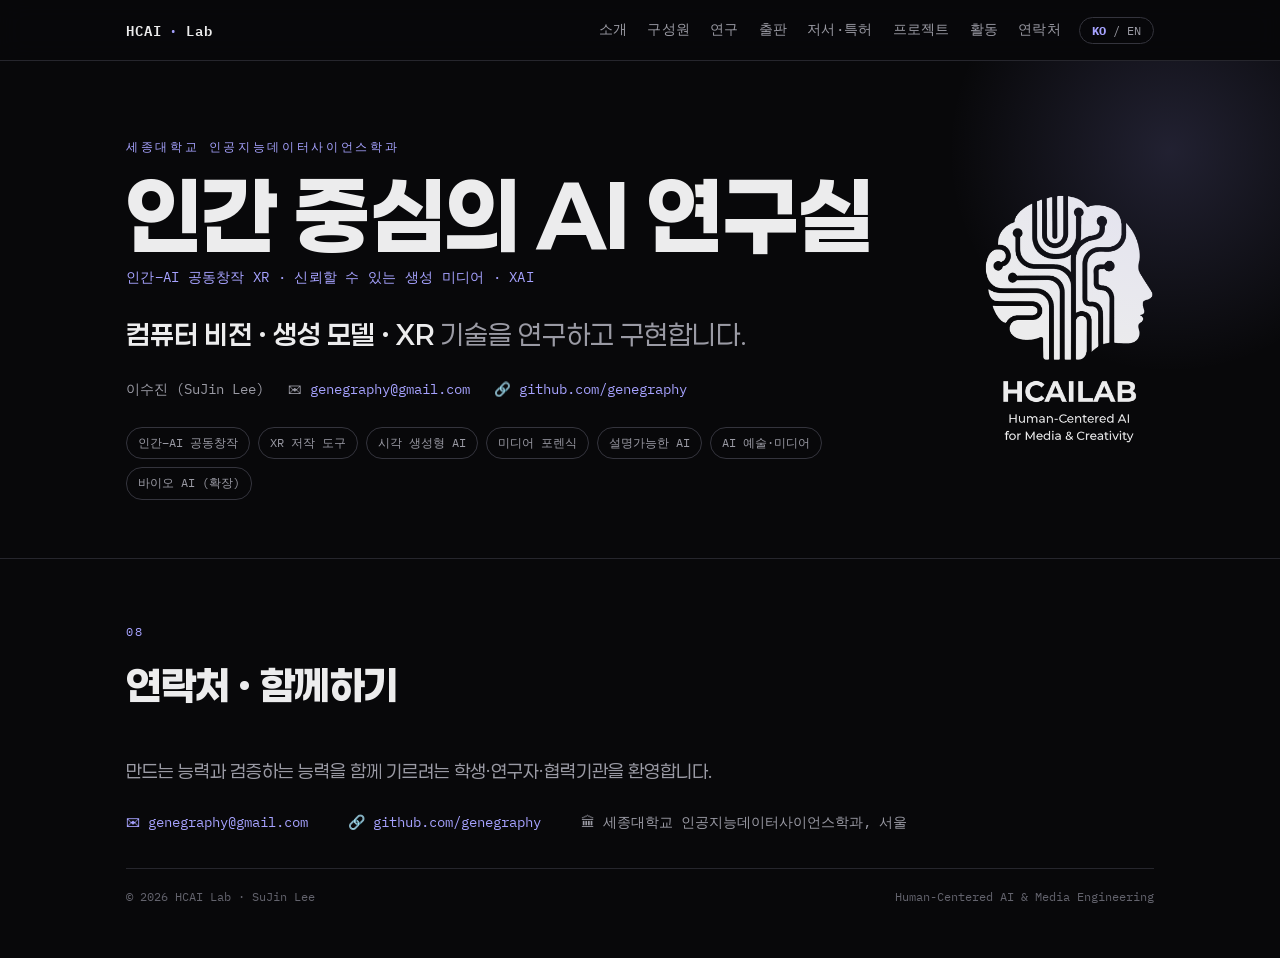
<file: index.html>
<!DOCTYPE html><html lang="ko"><head>
<meta charset="UTF-8"/><meta name="viewport" content="width=device-width, initial-scale=1.0"/>
<title>HCAI Lab — Human-Centered AI &amp; Media Engineering | 이수진 SuJin Lee</title>
<link rel="stylesheet" href="style.css"><meta name="description" content="HCAI Lab — Human-Centered AI & Media Engineering, Prof. SuJin Lee. Building human-centered technology with vision and graphics."/>
<link rel="preconnect" href="https://fonts.googleapis.com"><link rel="preconnect" href="https://fonts.gstatic.com" crossorigin>
<link href="https://fonts.googleapis.com/css2?family=IBM+Plex+Mono:wght@400;500;600&family=IBM+Plex+Sans:wght@400;500;600;700&family=IBM+Plex+Sans+KR:wght@400;500;700&display=swap" rel="stylesheet">
</head><body>
<header class="nav"><div class="wrap nav-inner">
 <a class="brand" href="index.html" style="text-decoration:none;color:inherit">HCAI<span>·</span>Lab</a>
 <div class="nav-right"><nav class="links" id="menu">
  <a href="about.html" data-ko="소개" data-en="About"></a>
  <a href="people.html" data-ko="구성원" data-en="People"></a>
  <a href="research.html" data-ko="연구" data-en="Research"></a>
  <a href="publications.html" data-ko="출판" data-en="Publications"></a>
  <a href="work.html" data-ko="저서·특허" data-en="Books·Patents"></a>
  <a href="projects.html" data-ko="프로젝트" data-en="Projects"></a>
  <a href="activity.html" data-ko="활동" data-en="Activity"></a>
  <a href="contact.html" data-ko="연락처" data-en="Contact"></a>
 </nav>
 <button class="langbtn" id="lang" onclick="toggleLang()"><b>KO</b> / EN</button>
 <button class="menu-toggle" onclick="document.getElementById('menu').classList.toggle('open')">☰</button>
 </div></div></header>
<div class="hero"><div class="wrap hero-grid">
 <div class="hero-left">
 <div class="kick" data-ko="세종대학교 인공지능데이터사이언스학과" data-en="Sejong University · Artificil Intelligence & Data Science"></div>
 <h1 class="hero-title" data-ko="인간 중심의 AI 연구실" data-en="Human-Centered Artificial Intelligence LAB"></h1>
 <div class="fullarea" data-ko="인간–AI 공동창작 XR · 신뢰할 수 있는 생성 미디어 · XAI" data-en="Human–AI Co-Creative XR · Trustworthy Generative Media · XAI"></div>
 <p class="tagline" data-ko="<b>컴퓨터 비전 · 생성 모델 · XR</b> 기술을 연구하고 구현합니다." data-en="With a perspective rooted in art, we work on <b>computer vision · generative models · XR</b>. We build tools for <b>authoring with AI inside space</b>, and we <b>verify generated media with evidence</b>."></p>
 <div class="meta-row"><span data-ko="이수진 (SuJin Lee)" data-en="Prof. SuJin Lee"></span>
  <span>✉ <a href="mailto:genegraphy@gmail.com">genegraphy@gmail.com</a></span>
  <span>🔗 <a href="https://github.com/genegraphy" target="_blank" rel="noopener">github.com/genegraphy</a></span></div>
 <div class="kw">
  <span data-ko="인간–AI 공동창작" data-en="Human–AI Co-Creation"></span>
  <span data-ko="XR 저작 도구" data-en="XR Authoring"></span>
  <span data-ko="시각 생성형 AI" data-en="Visual Generative AI"></span>
  <span data-ko="미디어 포렌식" data-en="Media Forensics"></span>
  <span data-ko="설명가능한 AI" data-en="Explainable AI"></span>
  <span data-ko="AI 예술·미디어" data-en="AI Art &amp; Media"></span>
  <span data-ko="바이오 AI (확장)" data-en="Bio AI (Extension)"></span></div>
 </div>
 <div class="hero-right"><img class="hero-logo" src="logo.png" alt="HCAI Lab — Human-Centered AI"></div>
</div></div>


<footer id="contact"><div class="wrap">
 <div class="sec-head"><span class="sec-num">08</span><h2 data-ko="연락처 · 함께하기" data-en="Contact · Join Us"></h2></div>
 <p class="lead" style="margin-bottom:22px;" data-ko="만드는 능력과 검증하는 능력을 함께 기르려는 학생·연구자·협력기관을 환영합니다." data-en="We welcome students, researchers, and partners who want to build and to verify."></p>
 <div class="contact-grid">
  <a href="mailto:genegraphy@gmail.com">✉ genegraphy@gmail.com</a>
  <a href="https://github.com/genegraphy" target="_blank" rel="noopener">🔗 github.com/genegraphy</a>
  <span style="color:var(--mut)" data-ko="🏛 세종대학교 인공지능데이터사이언스학과, 서울" data-en="🏛 AI & Data Science, Sejong University, Seoul"></span></div>
 <div class="foot-note"><span>© <span id="yr"></span> HCAI Lab · SuJin Lee</span><span>Human-Centered AI &amp; Media Engineering</span></div>
</div></footer>
<script src="script.js"></script></body></html>
</file>
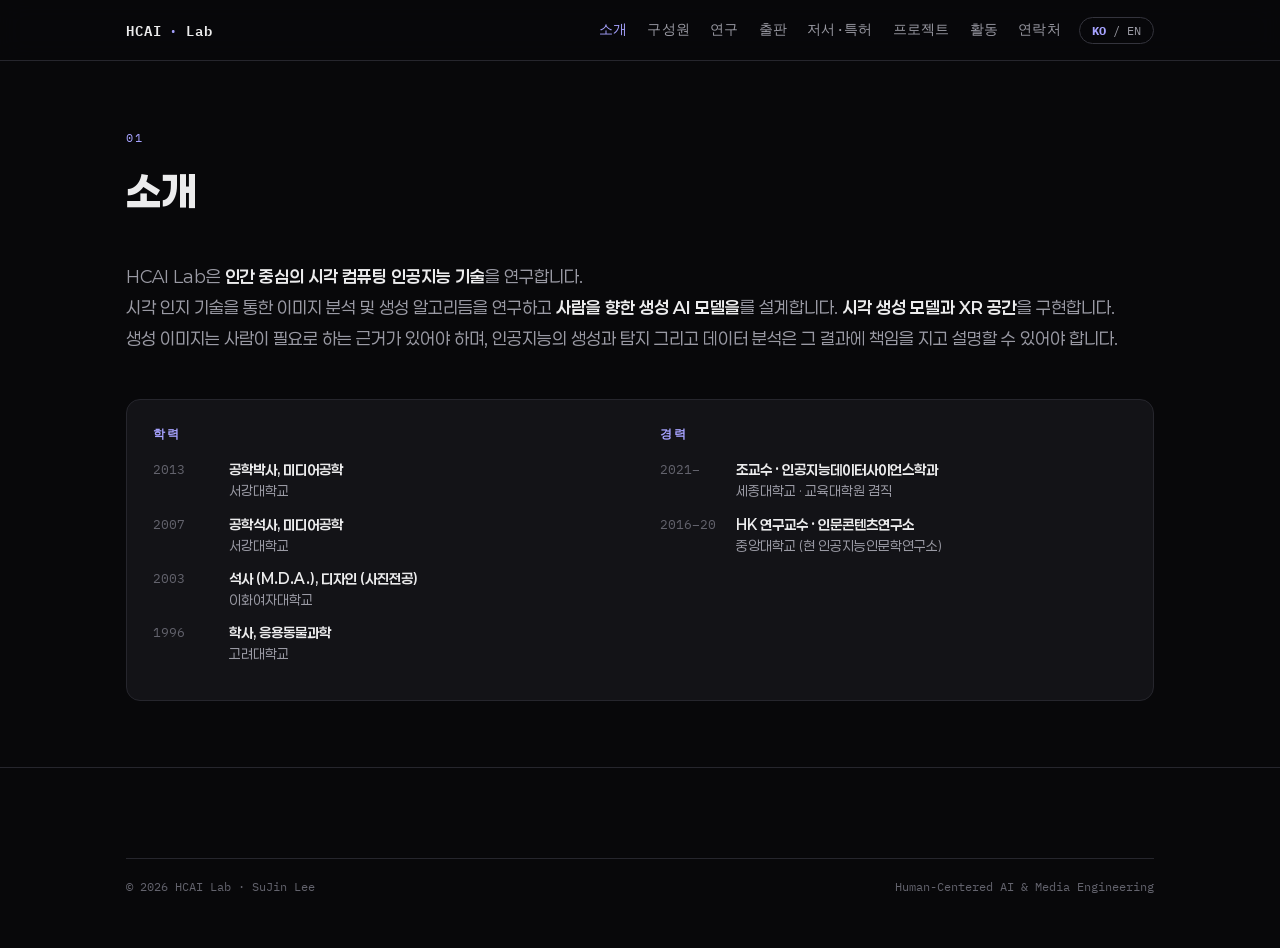
<file: about.html>
<!DOCTYPE html><html lang="ko"><head>
<meta charset="UTF-8"/><meta name="viewport" content="width=device-width, initial-scale=1.0"/>
<title>About · HCAI Lab — Human-Centered AI &amp; Media Engineering | 이수진 SuJin Lee</title>
<link rel="stylesheet" href="style.css"><meta name="description" content="HCAI Lab — Human-Centered AI & Media Engineering, Prof. SuJin Lee. Building human-centered technology with vision and graphics."/>
<link rel="preconnect" href="https://fonts.googleapis.com"><link rel="preconnect" href="https://fonts.gstatic.com" crossorigin>
<link href="https://fonts.googleapis.com/css2?family=IBM+Plex+Mono:wght@400;500;600&family=IBM+Plex+Sans:wght@400;500;600;700&family=IBM+Plex+Sans+KR:wght@400;500;700&display=swap" rel="stylesheet">
</head><body>
<header class="nav"><div class="wrap nav-inner">
 <a class="brand" href="index.html" style="text-decoration:none;color:inherit">HCAI<span>·</span>Lab</a>
 <div class="nav-right"><nav class="links" id="menu">
  <a href="about.html" data-ko="소개" data-en="About"></a>
  <a href="people.html" data-ko="구성원" data-en="People"></a>
  <a href="research.html" data-ko="연구" data-en="Research"></a>
  <a href="publications.html" data-ko="출판" data-en="Publications"></a>
  <a href="work.html" data-ko="저서·특허" data-en="Books·Patents"></a>
  <a href="projects.html" data-ko="프로젝트" data-en="Projects"></a>
  <a href="activity.html" data-ko="활동" data-en="Activity"></a>
  <a href="contact.html" data-ko="연락처" data-en="Contact"></a>
 </nav>
 <button class="langbtn" id="lang" onclick="toggleLang()"><b>KO</b> / EN</button>
 <button class="menu-toggle" onclick="document.getElementById('menu').classList.toggle('open')">☰</button>
 </div></div></header>
<main style="padding-top:24px"><section id="about"><div class="wrap">
 <div class="sec-head"><span class="sec-num">01</span><h2 data-ko="소개" data-en="About"></h2></div>
 <div class="about-grid"><div>
  <p data-ko="HCAI Lab은 <strong>인간 중심의 시각 컴퓨팅 인공지능 기술</strong>을 연구합니다.<br>시각 인지 기술을 통한 이미지 분석 및 생성 알고리듬을 연구하고 <strong>사람을 향한 생성 AI 모델을</strong>를 설계합니다.   
    <strong>시각 생성 모델과 XR 공간</strong>을 구현합니다.<br>생성 이미지는 사람이 필요로 하는 근거가 있어야 하며, 인공지능의 생성과 탐지 그리고 데이터 분석은 그 결과에 책임을 지고 설명할 수 있어야 합니다." data-en="HCAI Lab is a <strong>human-centered AI</strong> research lab.<br>Drawing on a path from photography and design through media engineering and humanities content to AI, we design generative AI as <strong>a tool for people who make things</strong>. Grounded in <strong>computer vision and graphics</strong>, we build <strong>XR co-creation systems</strong> in which creators author with AI inside the space where the result will live.<br>Generated media should be judged with evidence people can understand; AI for generation, detection, and data analysis must be accountable for its results and able to explain them."></p>
 </div>
 <aside class="cvbox">
  <div><h3 data-ko="학력" data-en="Education"></h3><div class="cv"><span class="cyr">2013</span><div><b data-ko="공학박사, 미디어공학" data-en="Ph.D., Media Engineering"></b><br><span class="cmut" data-ko="서강대학교" data-en="Sogang University"></span></div></div><div class="cv"><span class="cyr">2007</span><div><b data-ko="공학석사, 미디어공학" data-en="M.S., Media Engineering"></b><br><span class="cmut" data-ko="서강대학교" data-en="Sogang University"></span></div></div><div class="cv"><span class="cyr">2003</span><div><b data-ko="석사 (M.D.A.), 디자인 (사진전공)" data-en="M.D.A., Design (Photography)"></b><br><span class="cmut" data-ko="이화여자대학교" data-en="Ewha Womans University"></span></div></div><div class="cv"><span class="cyr">1996</span><div><b data-ko="학사, 응용동물과학" data-en="B.S., Applied Animal Science"></b><br><span class="cmut" data-ko="고려대학교" data-en="Korea University"></span></div></div></div>
  <div><h3 data-ko="경력" data-en="Appointments"></h3><div class="cv"><span class="cyr">2021–</span><div><b data-ko="조교수 · 인공지능데이터사이언스학과" data-en="Assistant Professor · AI &amp; Data Science"></b><br><span class="cmut" data-ko="세종대학교 · 교육대학원 겸직" data-en="Sejong University · joint w/ Grad. School of Education"></span></div></div><div class="cv"><span class="cyr">2016–20</span><div><b data-ko="HK 연구교수 · 인문콘텐츠연구소" data-en="HK Research Professor · Inst. for Humanities Content"></b><br><span class="cmut" data-ko="중앙대학교 (현 인공지능인문학연구소)" data-en="Chung-Ang University"></span></div></div></div>
 </aside></div>
</div></section></main>
<footer><div class="wrap"><div class="foot-note"><span>© <span id="yr"></span> HCAI Lab · SuJin Lee</span><span>Human-Centered AI &amp; Media Engineering</span></div></div></footer>
<script src="script.js"></script></body></html>
</file>
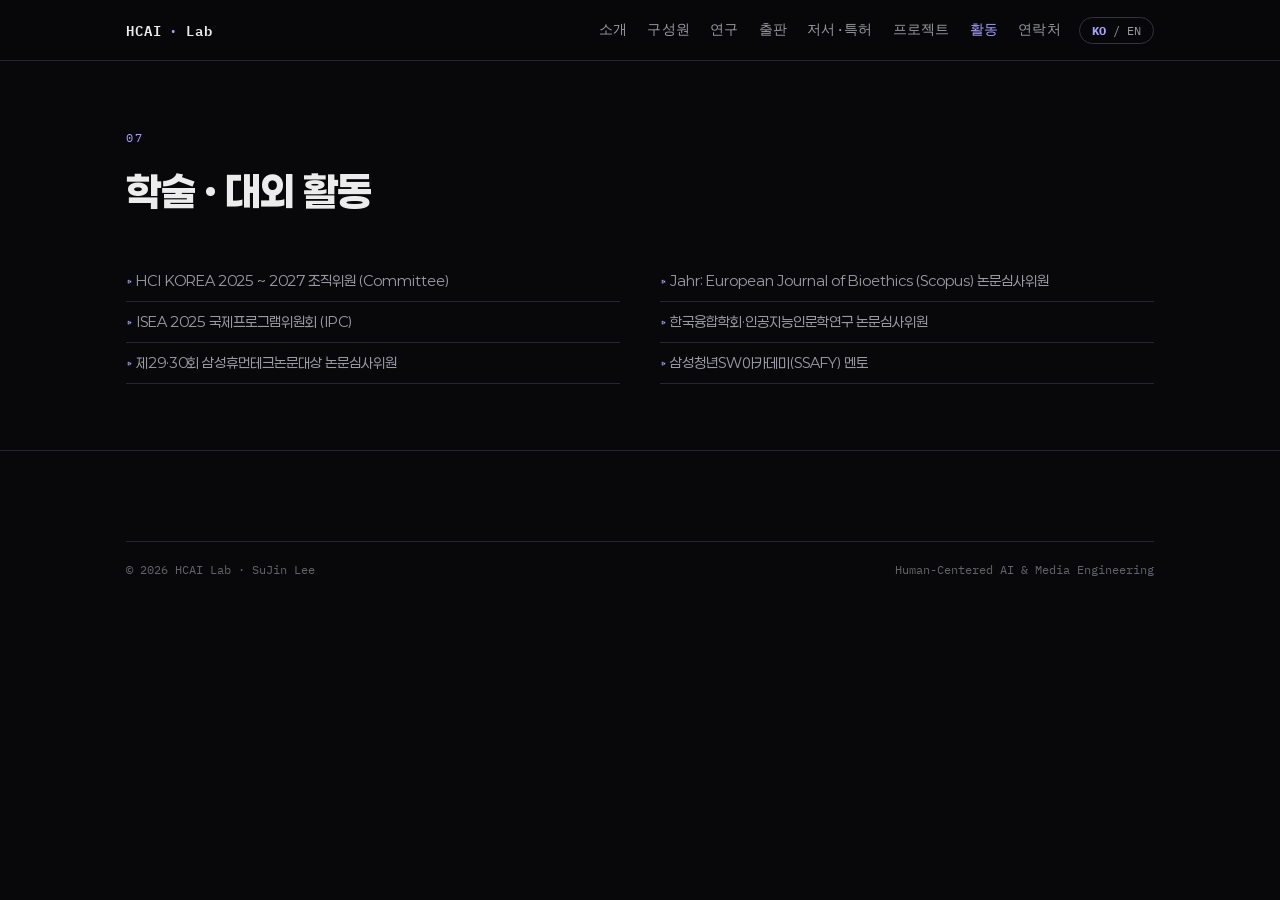
<file: activity.html>
<!DOCTYPE html><html lang="ko"><head>
<meta charset="UTF-8"/><meta name="viewport" content="width=device-width, initial-scale=1.0"/>
<title>Activity · HCAI Lab — Human-Centered AI &amp; Media Engineering | 이수진 SuJin Lee</title>
<link rel="stylesheet" href="style.css"><meta name="description" content="HCAI Lab — Human-Centered AI & Media Engineering, Prof. SuJin Lee. Building human-centered technology with vision and graphics."/>
<link rel="preconnect" href="https://fonts.googleapis.com"><link rel="preconnect" href="https://fonts.gstatic.com" crossorigin>
<link href="https://fonts.googleapis.com/css2?family=IBM+Plex+Mono:wght@400;500;600&family=IBM+Plex+Sans:wght@400;500;600;700&family=IBM+Plex+Sans+KR:wght@400;500;700&display=swap" rel="stylesheet">
</head><body>
<header class="nav"><div class="wrap nav-inner">
 <a class="brand" href="index.html" style="text-decoration:none;color:inherit">HCAI<span>·</span>Lab</a>
 <div class="nav-right"><nav class="links" id="menu">
  <a href="about.html" data-ko="소개" data-en="About"></a>
  <a href="people.html" data-ko="구성원" data-en="People"></a>
  <a href="research.html" data-ko="연구" data-en="Research"></a>
  <a href="publications.html" data-ko="출판" data-en="Publications"></a>
  <a href="work.html" data-ko="저서·특허" data-en="Books·Patents"></a>
  <a href="projects.html" data-ko="프로젝트" data-en="Projects"></a>
  <a href="activity.html" data-ko="활동" data-en="Activity"></a>
  <a href="contact.html" data-ko="연락처" data-en="Contact"></a>
 </nav>
 <button class="langbtn" id="lang" onclick="toggleLang()"><b>KO</b> / EN</button>
 <button class="menu-toggle" onclick="document.getElementById('menu').classList.toggle('open')">☰</button>
 </div></div></header>
<main style="padding-top:24px"><section id="activity"><div class="wrap">
 <div class="sec-head"><span class="sec-num">07</span><h2 data-ko="학술 · 대외 활동" data-en="Academic Service"></h2></div>
 <ul class="act"><li data-ko="HCI KOREA 2025 ~ 2027 조직위원 (Committee)" data-en="HCI KOREA 2025–2027, Committee"></li><li data-ko="ISEA 2025 국제프로그램위원회 (IPC)" data-en="ISEA 2025, International Programme Committee"></li><li data-ko="제29·30회 삼성휴먼테크논문대상 논문심사위원" data-en="Samsung HumanTech Paper Award (29th·30th), Judge"></li><li data-ko="Jahr: European Journal of Bioethics (Scopus) 논문심사위원" data-en="Jahr: European Journal of Bioethics (Scopus), Reviewer"></li><li data-ko="한국융합학회·인공지능인문학연구 논문심사위원" data-en="Reviewer, Korean convergence &amp; AI-humanities journals"></li><li data-ko="삼성청년SW아카데미(SSAFY) 멘토" data-en="Samsung SW Academy for Youth (SSAFY), Mentor"></li></ul>
</div></section></main>
<footer><div class="wrap"><div class="foot-note"><span>© <span id="yr"></span> HCAI Lab · SuJin Lee</span><span>Human-Centered AI &amp; Media Engineering</span></div></div></footer>
<script src="script.js"></script></body></html>
</file>
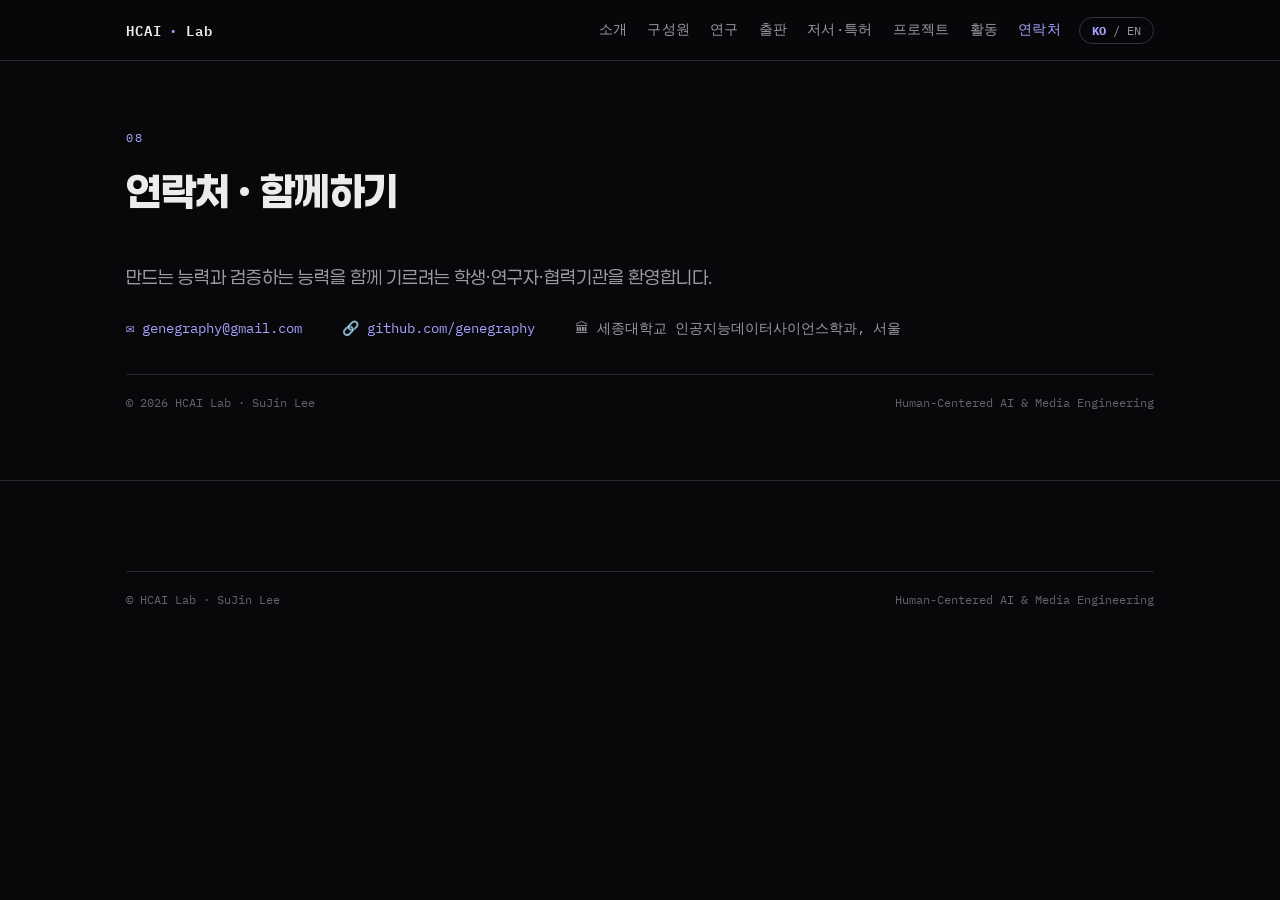
<file: contact.html>
<!DOCTYPE html><html lang="ko"><head>
<meta charset="UTF-8"/><meta name="viewport" content="width=device-width, initial-scale=1.0"/>
<title>Contact · HCAI Lab — Human-Centered AI &amp; Media Engineering | 이수진 SuJin Lee</title>
<link rel="stylesheet" href="style.css"><meta name="description" content="HCAI Lab — Human-Centered AI & Media Engineering, Prof. SuJin Lee. Building human-centered technology with vision and graphics."/>
<link rel="preconnect" href="https://fonts.googleapis.com"><link rel="preconnect" href="https://fonts.gstatic.com" crossorigin>
<link href="https://fonts.googleapis.com/css2?family=IBM+Plex+Mono:wght@400;500;600&family=IBM+Plex+Sans:wght@400;500;600;700&family=IBM+Plex+Sans+KR:wght@400;500;700&display=swap" rel="stylesheet">
</head><body>
<header class="nav"><div class="wrap nav-inner">
 <a class="brand" href="index.html" style="text-decoration:none;color:inherit">HCAI<span>·</span>Lab</a>
 <div class="nav-right"><nav class="links" id="menu">
  <a href="about.html" data-ko="소개" data-en="About"></a>
  <a href="people.html" data-ko="구성원" data-en="People"></a>
  <a href="research.html" data-ko="연구" data-en="Research"></a>
  <a href="publications.html" data-ko="출판" data-en="Publications"></a>
  <a href="work.html" data-ko="저서·특허" data-en="Books·Patents"></a>
  <a href="projects.html" data-ko="프로젝트" data-en="Projects"></a>
  <a href="activity.html" data-ko="활동" data-en="Activity"></a>
  <a href="contact.html" data-ko="연락처" data-en="Contact"></a>
 </nav>
 <button class="langbtn" id="lang" onclick="toggleLang()"><b>KO</b> / EN</button>
 <button class="menu-toggle" onclick="document.getElementById('menu').classList.toggle('open')">☰</button>
 </div></div></header>
<main style="padding-top:24px"><section id="contact"><div class="wrap">
 <div class="sec-head"><span class="sec-num">08</span><h2 data-ko="연락처 · 함께하기" data-en="Contact · Join Us"></h2></div>
 <p class="lead" style="margin-bottom:22px;" data-ko="만드는 능력과 검증하는 능력을 함께 기르려는 학생·연구자·협력기관을 환영합니다." data-en="We welcome students, researchers, and partners who want to build and to verify."></p>
 <div class="contact-grid">
  <a href="mailto:genegraphy@gmail.com">✉ genegraphy@gmail.com</a>
  <a href="https://github.com/genegraphy" target="_blank" rel="noopener">🔗 github.com/genegraphy</a>
  <span style="color:var(--mut)" data-ko="🏛 세종대학교 인공지능데이터사이언스학과, 서울" data-en="🏛 AI & Data Science, Sejong University, Seoul"></span></div>
 <div class="foot-note"><span>© <span id="yr"></span> HCAI Lab · SuJin Lee</span><span>Human-Centered AI &amp; Media Engineering</span></div>
</div></section></main>
<footer><div class="wrap"><div class="foot-note"><span>© <span id="yr"></span> HCAI Lab · SuJin Lee</span><span>Human-Centered AI &amp; Media Engineering</span></div></div></footer>
<script src="script.js"></script></body></html>
</file>
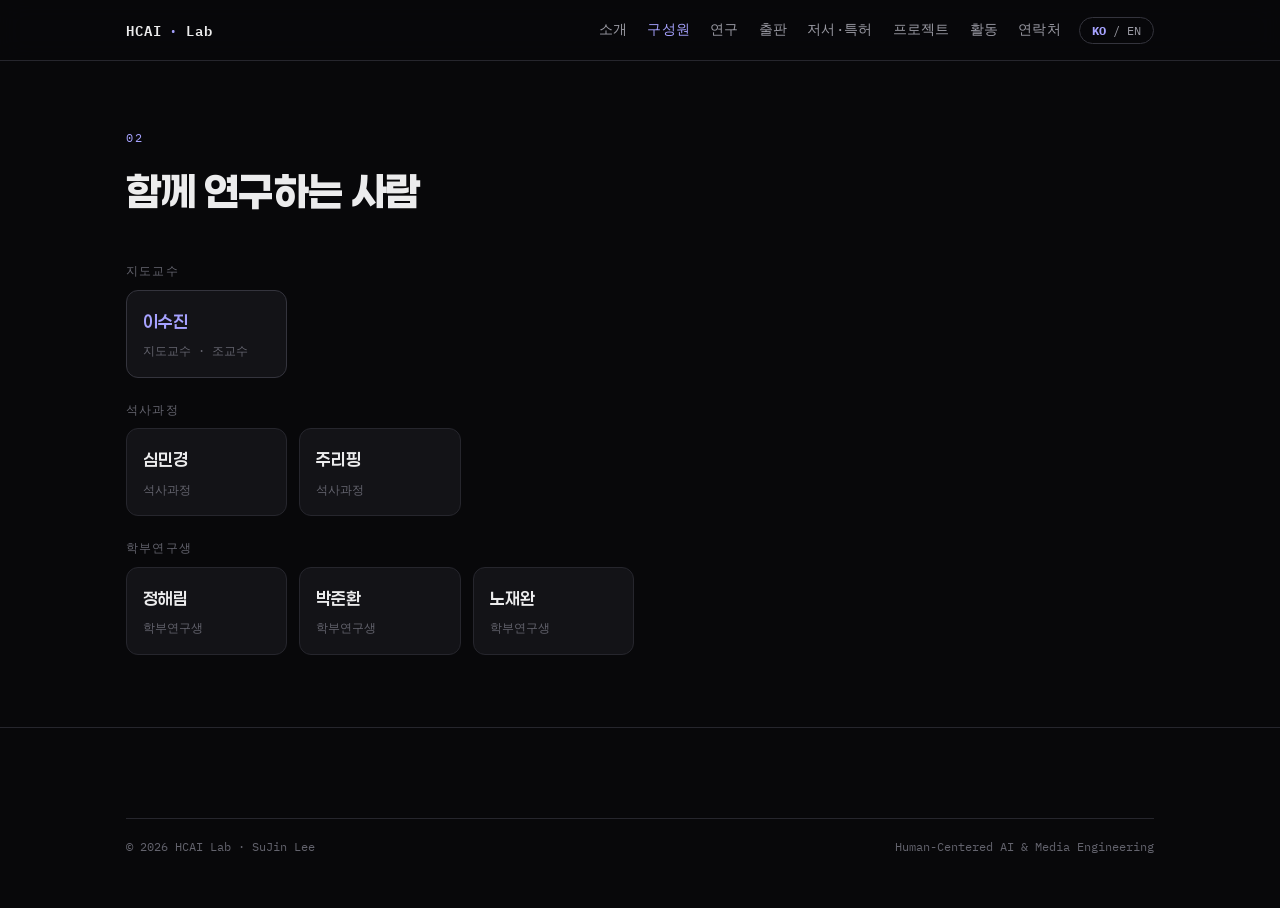
<file: people.html>
<!DOCTYPE html><html lang="ko"><head>
<meta charset="UTF-8"/><meta name="viewport" content="width=device-width, initial-scale=1.0"/>
<title>People · HCAI Lab — Human-Centered AI &amp; Media Engineering | 이수진 SuJin Lee</title>
<link rel="stylesheet" href="style.css"><meta name="description" content="HCAI Lab — Human-Centered AI & Media Engineering, Prof. SuJin Lee. Building human-centered technology with vision and graphics."/>
<link rel="preconnect" href="https://fonts.googleapis.com"><link rel="preconnect" href="https://fonts.gstatic.com" crossorigin>
<link href="https://fonts.googleapis.com/css2?family=IBM+Plex+Mono:wght@400;500;600&family=IBM+Plex+Sans:wght@400;500;600;700&family=IBM+Plex+Sans+KR:wght@400;500;700&display=swap" rel="stylesheet">
</head><body>
<header class="nav"><div class="wrap nav-inner">
 <a class="brand" href="index.html" style="text-decoration:none;color:inherit">HCAI<span>·</span>Lab</a>
 <div class="nav-right"><nav class="links" id="menu">
  <a href="about.html" data-ko="소개" data-en="About"></a>
  <a href="people.html" data-ko="구성원" data-en="People"></a>
  <a href="research.html" data-ko="연구" data-en="Research"></a>
  <a href="publications.html" data-ko="출판" data-en="Publications"></a>
  <a href="work.html" data-ko="저서·특허" data-en="Books·Patents"></a>
  <a href="projects.html" data-ko="프로젝트" data-en="Projects"></a>
  <a href="activity.html" data-ko="활동" data-en="Activity"></a>
  <a href="contact.html" data-ko="연락처" data-en="Contact"></a>
 </nav>
 <button class="langbtn" id="lang" onclick="toggleLang()"><b>KO</b> / EN</button>
 <button class="menu-toggle" onclick="document.getElementById('menu').classList.toggle('open')">☰</button>
 </div></div></header>
<main style="padding-top:24px"><section id="people"><div class="wrap">
 <div class="sec-head"><span class="sec-num">02</span><h2 data-ko="함께 연구하는 사람" data-en="People"></h2></div>
 <div class="subh" data-ko="지도교수" data-en="Principal Investigator"></div>
 <div class="members"><div class="mem pi"><b data-ko="이수진" data-en="SuJin Lee"></b><span class="mrole" data-ko="지도교수 · 조교수" data-en="PI · Assistant Professor"></span></div></div>
 <div class="subh" data-ko="석사과정" data-en="M.S. Students"></div>
 <div class="members">
  <div class="mem"><b data-ko="심민경" data-en="Min-kyung Sim"></b><span class="mrole" data-ko="석사과정" data-en="M.S. student"></span></div>
  <div class="mem"><b data-ko="주리핑" data-en="Liping Zhu"></b><span class="mrole" data-ko="석사과정" data-en="M.S. student"></span></div>
 </div>
 <div class="subh" data-ko="학부연구생" data-en="Undergraduate Researchers"></div>
 <div class="members">
  <div class="mem"><b data-ko="정해림" data-en="Hae-rim Jeong"></b><span class="mrole" data-ko="학부연구생" data-en="Undergrad researcher"></span></div>
  <div class="mem"><b data-ko="박준환" data-en="Jun-hwan Park"></b><span class="mrole" data-ko="학부연구생" data-en="Undergrad researcher"></span></div>
  <div class="mem"><b data-ko="노재완" data-en="Jae-wan Noh"></b><span class="mrole" data-ko="학부연구생" data-en="Undergrad researcher"></span></div>
 </div>
</div></section></main>
<footer><div class="wrap"><div class="foot-note"><span>© <span id="yr"></span> HCAI Lab · SuJin Lee</span><span>Human-Centered AI &amp; Media Engineering</span></div></div></footer>
<script src="script.js"></script></body></html>
</file>
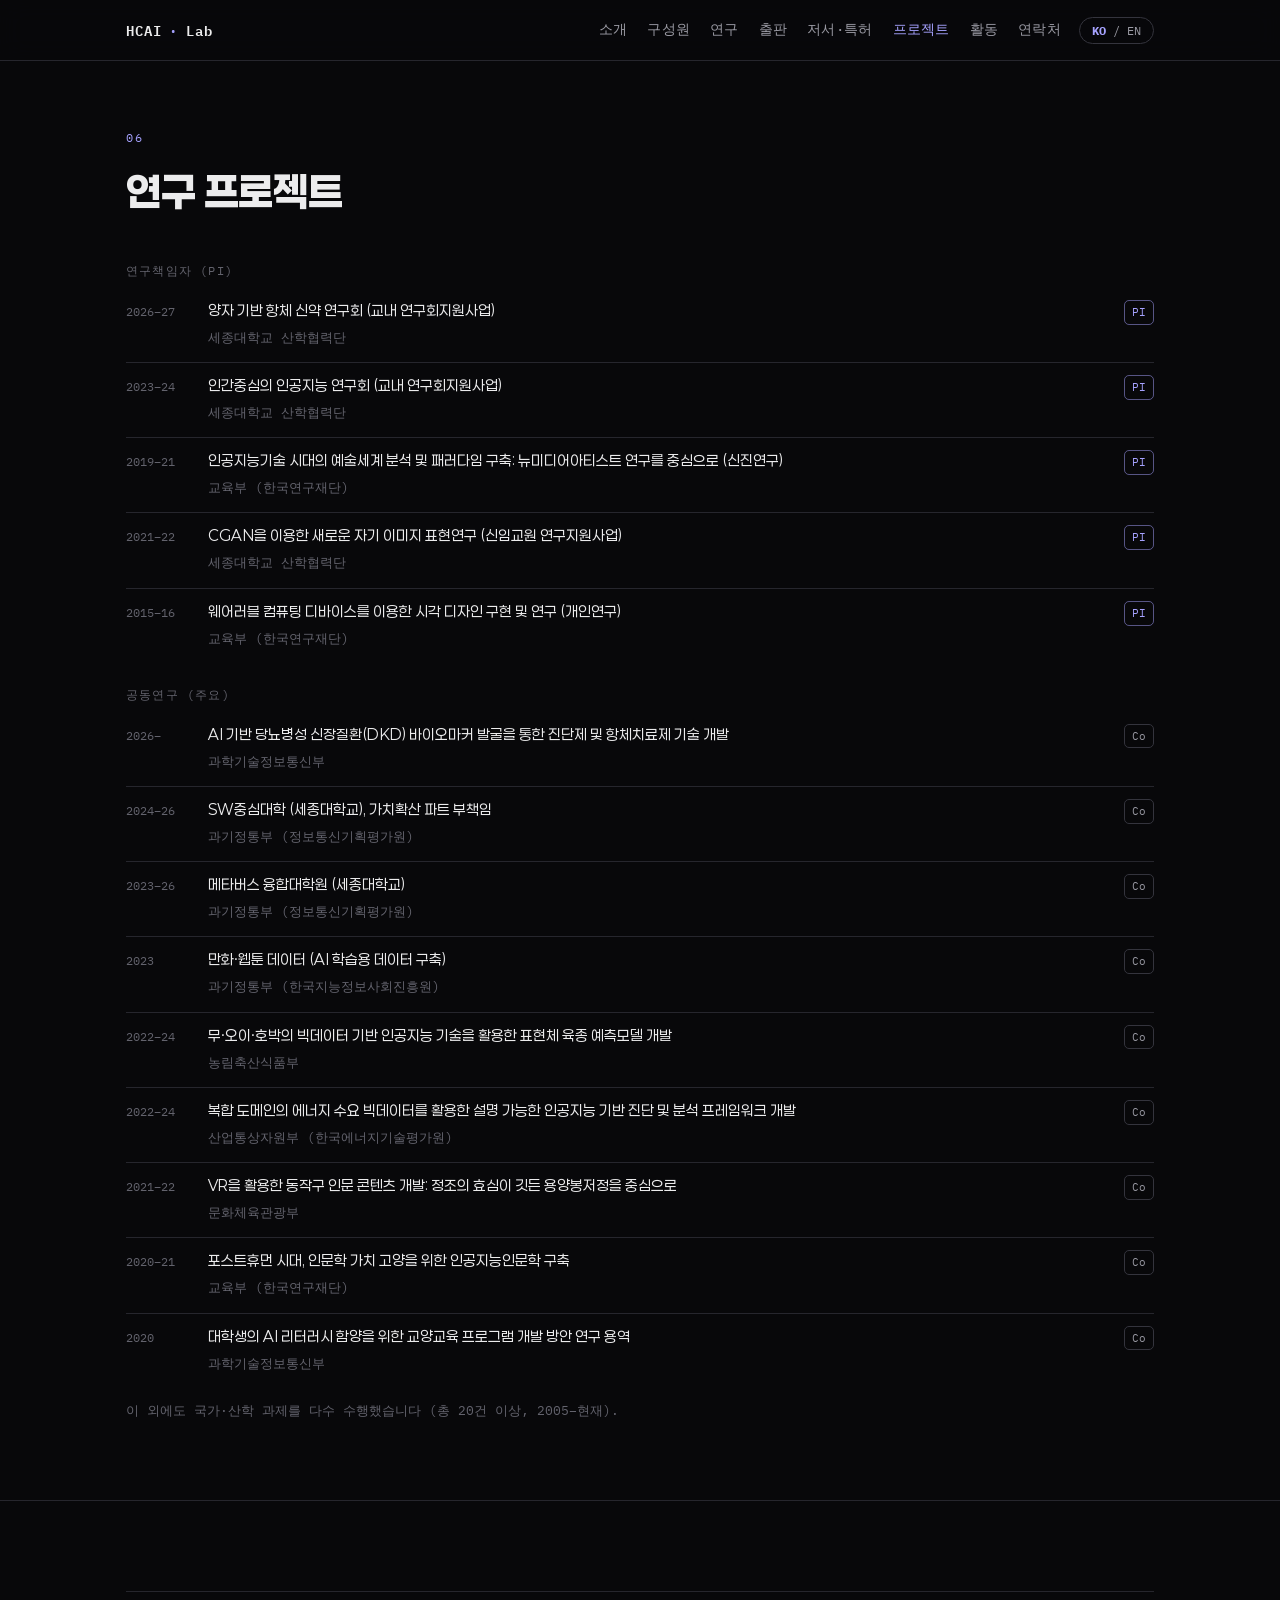
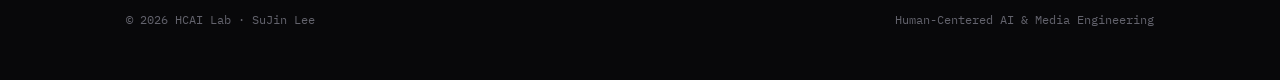
<file: projects.html>
<!DOCTYPE html><html lang="ko"><head>
<meta charset="UTF-8"/><meta name="viewport" content="width=device-width, initial-scale=1.0"/>
<title>Projects · HCAI Lab — Human-Centered AI &amp; Media Engineering | 이수진 SuJin Lee</title>
<link rel="stylesheet" href="style.css"><meta name="description" content="HCAI Lab — Human-Centered AI & Media Engineering, Prof. SuJin Lee. Building human-centered technology with vision and graphics."/>
<link rel="preconnect" href="https://fonts.googleapis.com"><link rel="preconnect" href="https://fonts.gstatic.com" crossorigin>
<link href="https://fonts.googleapis.com/css2?family=IBM+Plex+Mono:wght@400;500;600&family=IBM+Plex+Sans:wght@400;500;600;700&family=IBM+Plex+Sans+KR:wght@400;500;700&display=swap" rel="stylesheet">
</head><body>
<header class="nav"><div class="wrap nav-inner">
 <a class="brand" href="index.html" style="text-decoration:none;color:inherit">HCAI<span>·</span>Lab</a>
 <div class="nav-right"><nav class="links" id="menu">
  <a href="about.html" data-ko="소개" data-en="About"></a>
  <a href="people.html" data-ko="구성원" data-en="People"></a>
  <a href="research.html" data-ko="연구" data-en="Research"></a>
  <a href="publications.html" data-ko="출판" data-en="Publications"></a>
  <a href="work.html" data-ko="저서·특허" data-en="Books·Patents"></a>
  <a href="projects.html" data-ko="프로젝트" data-en="Projects"></a>
  <a href="activity.html" data-ko="활동" data-en="Activity"></a>
  <a href="contact.html" data-ko="연락처" data-en="Contact"></a>
 </nav>
 <button class="langbtn" id="lang" onclick="toggleLang()"><b>KO</b> / EN</button>
 <button class="menu-toggle" onclick="document.getElementById('menu').classList.toggle('open')">☰</button>
 </div></div></header>
<main style="padding-top:24px"><section id="projects"><div class="wrap">
 <div class="sec-head"><span class="sec-num">06</span><h2 data-ko="연구 프로젝트" data-en="Research Projects"></h2></div>
 <div class="subh" data-ko="연구책임자 (PI)" data-en="Principal Investigator"></div>
 <ul class="proj"><li><span class="pyr">2026–27</span><div class="pinfo"><a class="ptitle" href="https://www.google.com/search?q=%EC%96%91%EC%9E%90%20%EA%B8%B0%EB%B0%98%20%ED%95%AD%EC%B2%B4%20%EC%8B%A0%EC%95%BD%20%EC%97%B0%EA%B5%AC%ED%9A%8C%20%28%EA%B5%90%EB%82%B4%20%EC%97%B0%EA%B5%AC%ED%9A%8C%EC%A7%80%EC%9B%90%EC%82%AC%EC%97%85%29" target="_blank" rel="noopener">양자 기반 항체 신약 연구회 (교내 연구회지원사업)</a><span class="porg">세종대학교 산학협력단</span></div><span class="role pi">PI</span></li><li><span class="pyr">2023–24</span><div class="pinfo"><a class="ptitle" href="https://www.google.com/search?q=%EC%9D%B8%EA%B0%84%EC%A4%91%EC%8B%AC%EC%9D%98%20%EC%9D%B8%EA%B3%B5%EC%A7%80%EB%8A%A5%20%EC%97%B0%EA%B5%AC%ED%9A%8C%20%28%EA%B5%90%EB%82%B4%20%EC%97%B0%EA%B5%AC%ED%9A%8C%EC%A7%80%EC%9B%90%EC%82%AC%EC%97%85%29" target="_blank" rel="noopener">인간중심의 인공지능 연구회 (교내 연구회지원사업)</a><span class="porg">세종대학교 산학협력단</span></div><span class="role pi">PI</span></li><li><span class="pyr">2019–21</span><div class="pinfo"><a class="ptitle" href="https://www.google.com/search?q=%EC%9D%B8%EA%B3%B5%EC%A7%80%EB%8A%A5%EA%B8%B0%EC%88%A0%20%EC%8B%9C%EB%8C%80%EC%9D%98%20%EC%98%88%EC%88%A0%EC%84%B8%EA%B3%84%20%EB%B6%84%EC%84%9D%20%EB%B0%8F%20%ED%8C%A8%EB%9F%AC%EB%8B%A4%EC%9E%84%20%EA%B5%AC%EC%B6%95%3A%20%EB%89%B4%EB%AF%B8%EB%94%94%EC%96%B4%EC%95%84%ED%8B%B0%EC%8A%A4%ED%8A%B8%20%EC%97%B0%EA%B5%AC%EB%A5%BC%20%EC%A4%91%EC%8B%AC%EC%9C%BC%EB%A1%9C%20%28%EC%8B%A0%EC%A7%84%EC%97%B0%EA%B5%AC%29" target="_blank" rel="noopener">인공지능기술 시대의 예술세계 분석 및 패러다임 구축: 뉴미디어아티스트 연구를 중심으로 (신진연구)</a><span class="porg">교육부 (한국연구재단)</span></div><span class="role pi">PI</span></li><li><span class="pyr">2021–22</span><div class="pinfo"><a class="ptitle" href="https://www.google.com/search?q=CGAN%EC%9D%84%20%EC%9D%B4%EC%9A%A9%ED%95%9C%20%EC%83%88%EB%A1%9C%EC%9A%B4%20%EC%9E%90%EA%B8%B0%20%EC%9D%B4%EB%AF%B8%EC%A7%80%20%ED%91%9C%ED%98%84%EC%97%B0%EA%B5%AC%20%28%EC%8B%A0%EC%9E%84%EA%B5%90%EC%9B%90%20%EC%97%B0%EA%B5%AC%EC%A7%80%EC%9B%90%EC%82%AC%EC%97%85%29" target="_blank" rel="noopener">CGAN을 이용한 새로운 자기 이미지 표현연구 (신임교원 연구지원사업)</a><span class="porg">세종대학교 산학협력단</span></div><span class="role pi">PI</span></li><li><span class="pyr">2015–16</span><div class="pinfo"><a class="ptitle" href="https://www.google.com/search?q=%EC%9B%A8%EC%96%B4%EB%9F%AC%EB%B8%94%20%EC%BB%B4%ED%93%A8%ED%8C%85%20%EB%94%94%EB%B0%94%EC%9D%B4%EC%8A%A4%EB%A5%BC%20%EC%9D%B4%EC%9A%A9%ED%95%9C%20%EC%8B%9C%EA%B0%81%20%EB%94%94%EC%9E%90%EC%9D%B8%20%EA%B5%AC%ED%98%84%20%EB%B0%8F%20%EC%97%B0%EA%B5%AC%20%28%EA%B0%9C%EC%9D%B8%EC%97%B0%EA%B5%AC%29" target="_blank" rel="noopener">웨어러블 컴퓨팅 디바이스를 이용한 시각 디자인 구현 및 연구 (개인연구)</a><span class="porg">교육부 (한국연구재단)</span></div><span class="role pi">PI</span></li></ul>
 <div class="subh" data-ko="공동연구 (주요)" data-en="Co-Investigator (selected)"></div>
 <ul class="proj"><li><span class="pyr">2026–</span><div class="pinfo"><a class="ptitle" href="https://www.google.com/search?q=AI%20%EA%B8%B0%EB%B0%98%20%EB%8B%B9%EB%87%A8%EB%B3%91%EC%84%B1%20%EC%8B%A0%EC%9E%A5%EC%A7%88%ED%99%98%28DKD%29%20%EB%B0%94%EC%9D%B4%EC%98%A4%EB%A7%88%EC%BB%A4%20%EB%B0%9C%EA%B5%B4%EC%9D%84%20%ED%86%B5%ED%95%9C%20%EC%A7%84%EB%8B%A8%EC%A0%9C%20%EB%B0%8F%20%ED%95%AD%EC%B2%B4%EC%B9%98%EB%A3%8C%EC%A0%9C%20%EA%B8%B0%EC%88%A0%20%EA%B0%9C%EB%B0%9C" target="_blank" rel="noopener">AI 기반 당뇨병성 신장질환(DKD) 바이오마커 발굴을 통한 진단제 및 항체치료제 기술 개발</a><span class="porg">과학기술정보통신부</span></div><span class="role">Co</span></li><li><span class="pyr">2024–26</span><div class="pinfo"><a class="ptitle" href="https://www.google.com/search?q=SW%EC%A4%91%EC%8B%AC%EB%8C%80%ED%95%99%20%28%EC%84%B8%EC%A2%85%EB%8C%80%ED%95%99%EA%B5%90%29%2C%20%EA%B0%80%EC%B9%98%ED%99%95%EC%82%B0%20%ED%8C%8C%ED%8A%B8%20%EB%B6%80%EC%B1%85%EC%9E%84" target="_blank" rel="noopener">SW중심대학 (세종대학교), 가치확산 파트 부책임</a><span class="porg">과기정통부 (정보통신기획평가원)</span></div><span class="role">Co</span></li><li><span class="pyr">2023–26</span><div class="pinfo"><a class="ptitle" href="https://www.google.com/search?q=%EB%A9%94%ED%83%80%EB%B2%84%EC%8A%A4%20%EC%9C%B5%ED%95%A9%EB%8C%80%ED%95%99%EC%9B%90%20%28%EC%84%B8%EC%A2%85%EB%8C%80%ED%95%99%EA%B5%90%29" target="_blank" rel="noopener">메타버스 융합대학원 (세종대학교)</a><span class="porg">과기정통부 (정보통신기획평가원)</span></div><span class="role">Co</span></li><li><span class="pyr">2023</span><div class="pinfo"><a class="ptitle" href="https://www.google.com/search?q=%EB%A7%8C%ED%99%94%C2%B7%EC%9B%B9%ED%88%B0%20%EB%8D%B0%EC%9D%B4%ED%84%B0%20%28AI%20%ED%95%99%EC%8A%B5%EC%9A%A9%20%EB%8D%B0%EC%9D%B4%ED%84%B0%20%EA%B5%AC%EC%B6%95%29" target="_blank" rel="noopener">만화·웹툰 데이터 (AI 학습용 데이터 구축)</a><span class="porg">과기정통부 (한국지능정보사회진흥원)</span></div><span class="role">Co</span></li><li><span class="pyr">2022–24</span><div class="pinfo"><a class="ptitle" href="https://www.google.com/search?q=%EB%AC%B4%C2%B7%EC%98%A4%EC%9D%B4%C2%B7%ED%98%B8%EB%B0%95%EC%9D%98%20%EB%B9%85%EB%8D%B0%EC%9D%B4%ED%84%B0%20%EA%B8%B0%EB%B0%98%20%EC%9D%B8%EA%B3%B5%EC%A7%80%EB%8A%A5%20%EA%B8%B0%EC%88%A0%EC%9D%84%20%ED%99%9C%EC%9A%A9%ED%95%9C%20%ED%91%9C%ED%98%84%EC%B2%B4%20%EC%9C%A1%EC%A2%85%20%EC%98%88%EC%B8%A1%EB%AA%A8%EB%8D%B8%20%EA%B0%9C%EB%B0%9C" target="_blank" rel="noopener">무·오이·호박의 빅데이터 기반 인공지능 기술을 활용한 표현체 육종 예측모델 개발</a><span class="porg">농림축산식품부</span></div><span class="role">Co</span></li><li><span class="pyr">2022–24</span><div class="pinfo"><a class="ptitle" href="https://www.google.com/search?q=%EB%B3%B5%ED%95%A9%20%EB%8F%84%EB%A9%94%EC%9D%B8%EC%9D%98%20%EC%97%90%EB%84%88%EC%A7%80%20%EC%88%98%EC%9A%94%20%EB%B9%85%EB%8D%B0%EC%9D%B4%ED%84%B0%EB%A5%BC%20%ED%99%9C%EC%9A%A9%ED%95%9C%20%EC%84%A4%EB%AA%85%20%EA%B0%80%EB%8A%A5%ED%95%9C%20%EC%9D%B8%EA%B3%B5%EC%A7%80%EB%8A%A5%20%EA%B8%B0%EB%B0%98%20%EC%A7%84%EB%8B%A8%20%EB%B0%8F%20%EB%B6%84%EC%84%9D%20%ED%94%84%EB%A0%88%EC%9E%84%EC%9B%8C%ED%81%AC%20%EA%B0%9C%EB%B0%9C" target="_blank" rel="noopener">복합 도메인의 에너지 수요 빅데이터를 활용한 설명 가능한 인공지능 기반 진단 및 분석 프레임워크 개발</a><span class="porg">산업통상자원부 (한국에너지기술평가원)</span></div><span class="role">Co</span></li><li><span class="pyr">2021–22</span><div class="pinfo"><a class="ptitle" href="https://www.google.com/search?q=VR%EC%9D%84%20%ED%99%9C%EC%9A%A9%ED%95%9C%20%EB%8F%99%EC%9E%91%EA%B5%AC%20%EC%9D%B8%EB%AC%B8%20%EC%BD%98%ED%85%90%EC%B8%A0%20%EA%B0%9C%EB%B0%9C%3A%20%EC%A0%95%EC%A1%B0%EC%9D%98%20%ED%9A%A8%EC%8B%AC%EC%9D%B4%20%EA%B9%83%EB%93%A0%20%EC%9A%A9%EC%96%91%EB%B4%89%EC%A0%80%EC%A0%95%EC%9D%84%20%EC%A4%91%EC%8B%AC%EC%9C%BC%EB%A1%9C" target="_blank" rel="noopener">VR을 활용한 동작구 인문 콘텐츠 개발: 정조의 효심이 깃든 용양봉저정을 중심으로</a><span class="porg">문화체육관광부</span></div><span class="role">Co</span></li><li><span class="pyr">2020–21</span><div class="pinfo"><a class="ptitle" href="https://www.google.com/search?q=%ED%8F%AC%EC%8A%A4%ED%8A%B8%ED%9C%B4%EB%A8%BC%20%EC%8B%9C%EB%8C%80%2C%20%EC%9D%B8%EB%AC%B8%ED%95%99%20%EA%B0%80%EC%B9%98%20%EA%B3%A0%EC%96%91%EC%9D%84%20%EC%9C%84%ED%95%9C%20%EC%9D%B8%EA%B3%B5%EC%A7%80%EB%8A%A5%EC%9D%B8%EB%AC%B8%ED%95%99%20%EA%B5%AC%EC%B6%95" target="_blank" rel="noopener">포스트휴먼 시대, 인문학 가치 고양을 위한 인공지능인문학 구축</a><span class="porg">교육부 (한국연구재단)</span></div><span class="role">Co</span></li><li><span class="pyr">2020</span><div class="pinfo"><a class="ptitle" href="https://www.google.com/search?q=%EB%8C%80%ED%95%99%EC%83%9D%EC%9D%98%20AI%20%EB%A6%AC%ED%84%B0%EB%9F%AC%EC%8B%9C%20%ED%95%A8%EC%96%91%EC%9D%84%20%EC%9C%84%ED%95%9C%20%EA%B5%90%EC%96%91%EA%B5%90%EC%9C%A1%20%ED%94%84%EB%A1%9C%EA%B7%B8%EB%9E%A8%20%EA%B0%9C%EB%B0%9C%20%EB%B0%A9%EC%95%88%20%EC%97%B0%EA%B5%AC%20%EC%9A%A9%EC%97%AD" target="_blank" rel="noopener">대학생의 AI 리터러시 함양을 위한 교양교육 프로그램 개발 방안 연구 용역</a><span class="porg">과학기술정보통신부</span></div><span class="role">Co</span></li></ul>
 <p class="more" data-ko="이 외에도 국가·산학 과제를 다수 수행했습니다 (총 20건 이상, 2005–현재)." data-en="Plus many more national & industry projects (20+ in total, 2005–present)."></p>
</div></section></main>
<footer><div class="wrap"><div class="foot-note"><span>© <span id="yr"></span> HCAI Lab · SuJin Lee</span><span>Human-Centered AI &amp; Media Engineering</span></div></div></footer>
<script src="script.js"></script></body></html>
</file>
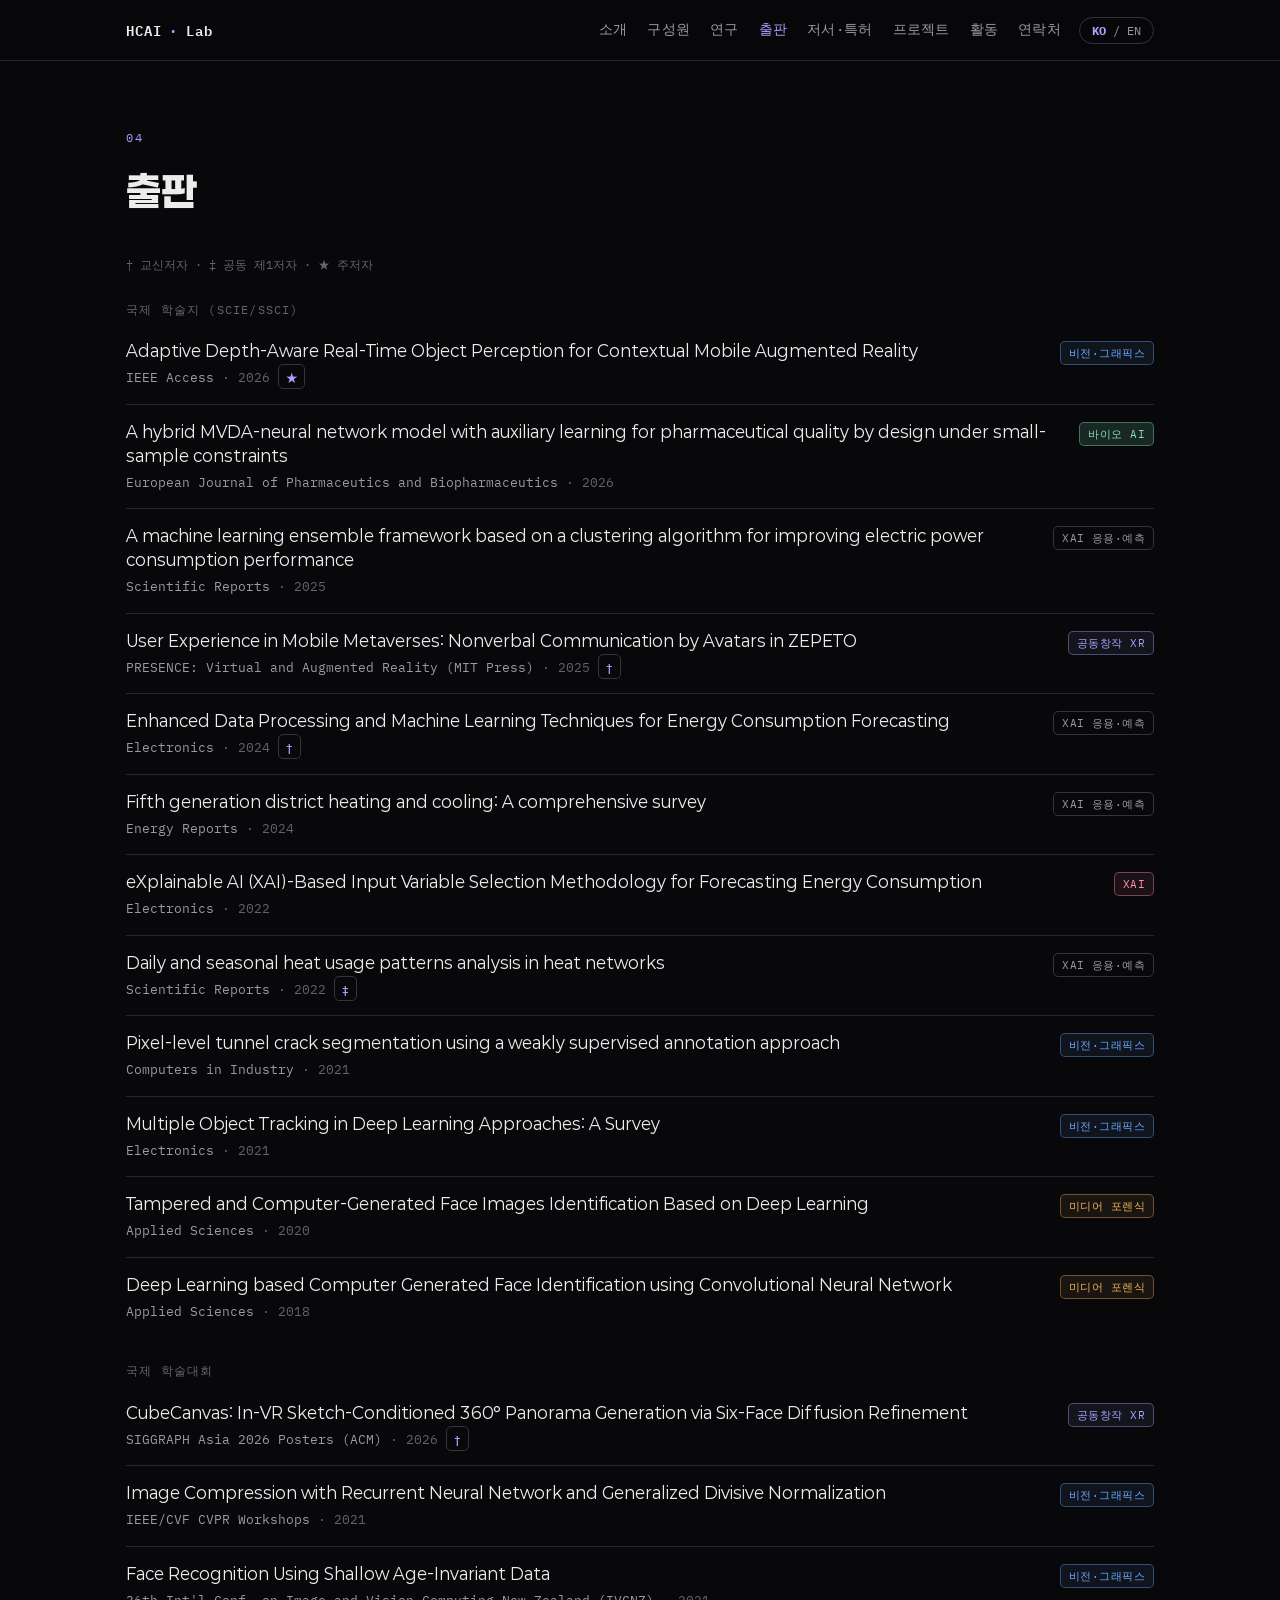
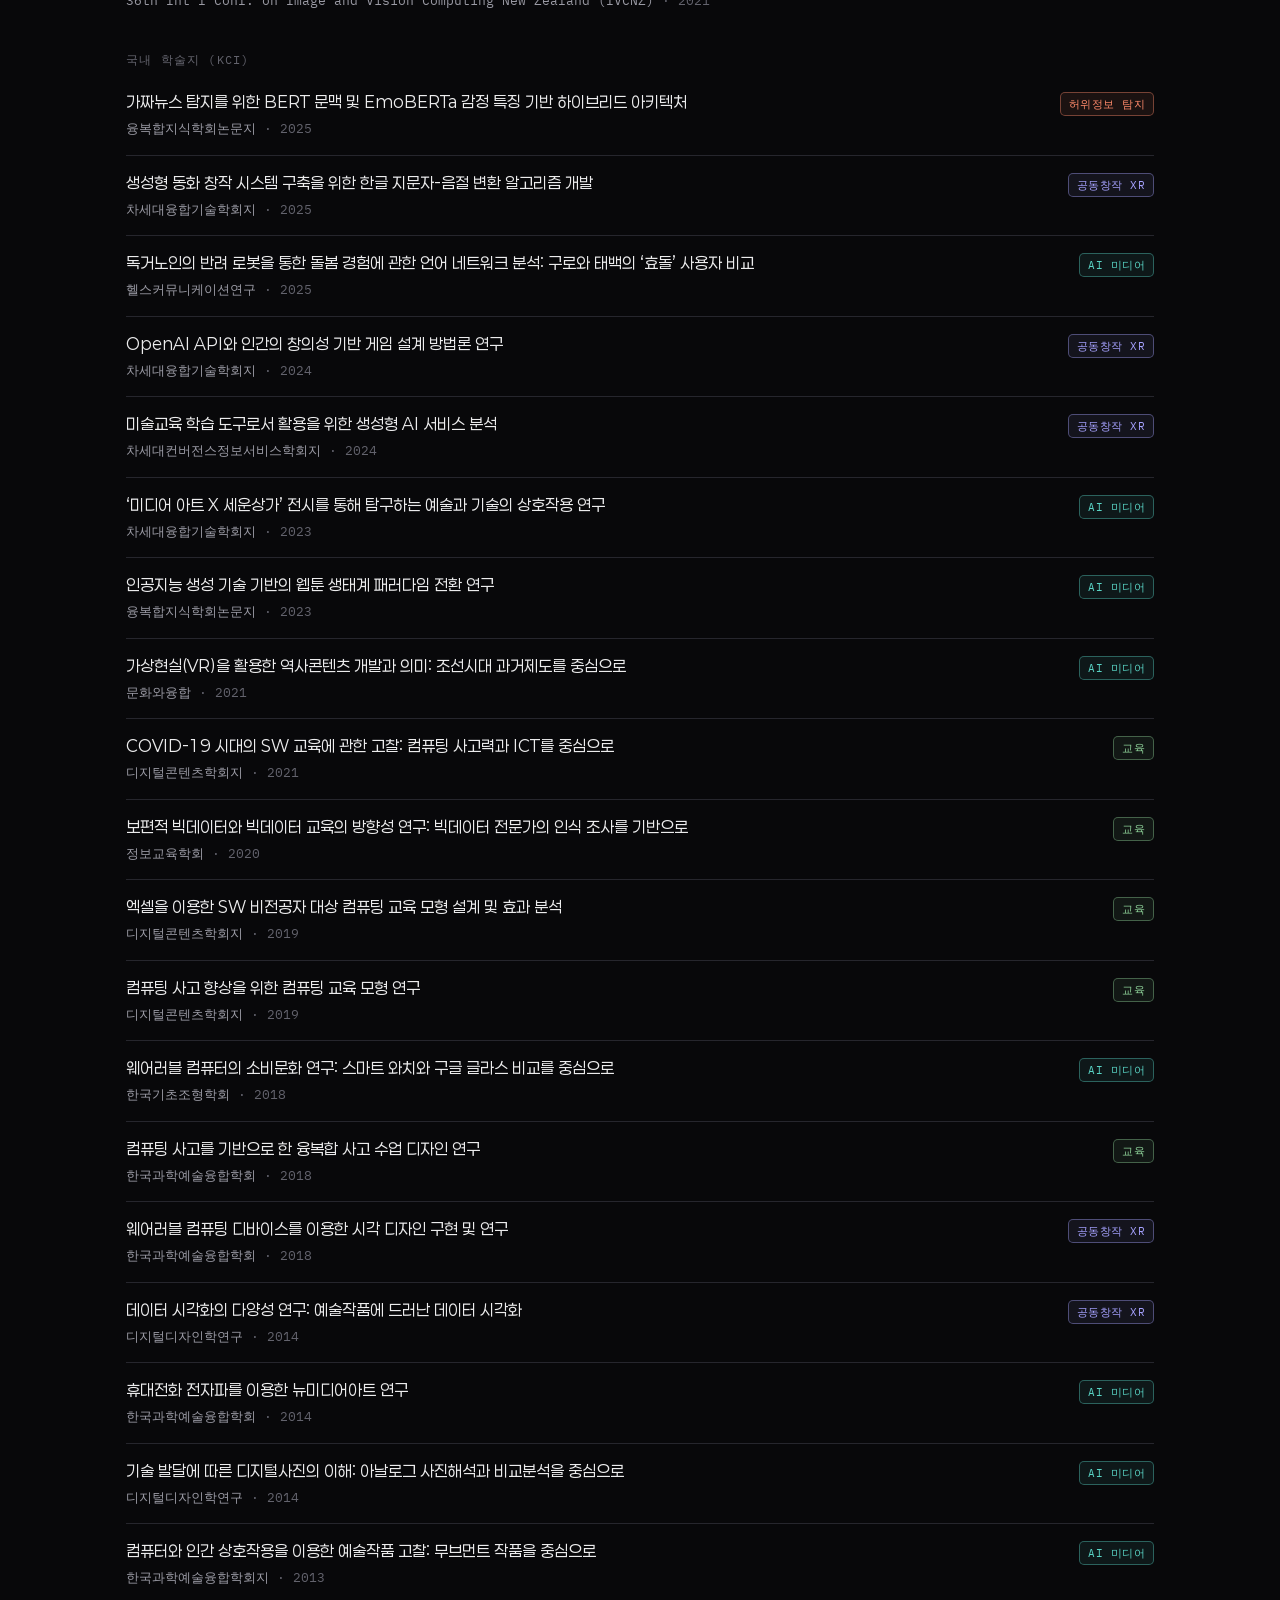
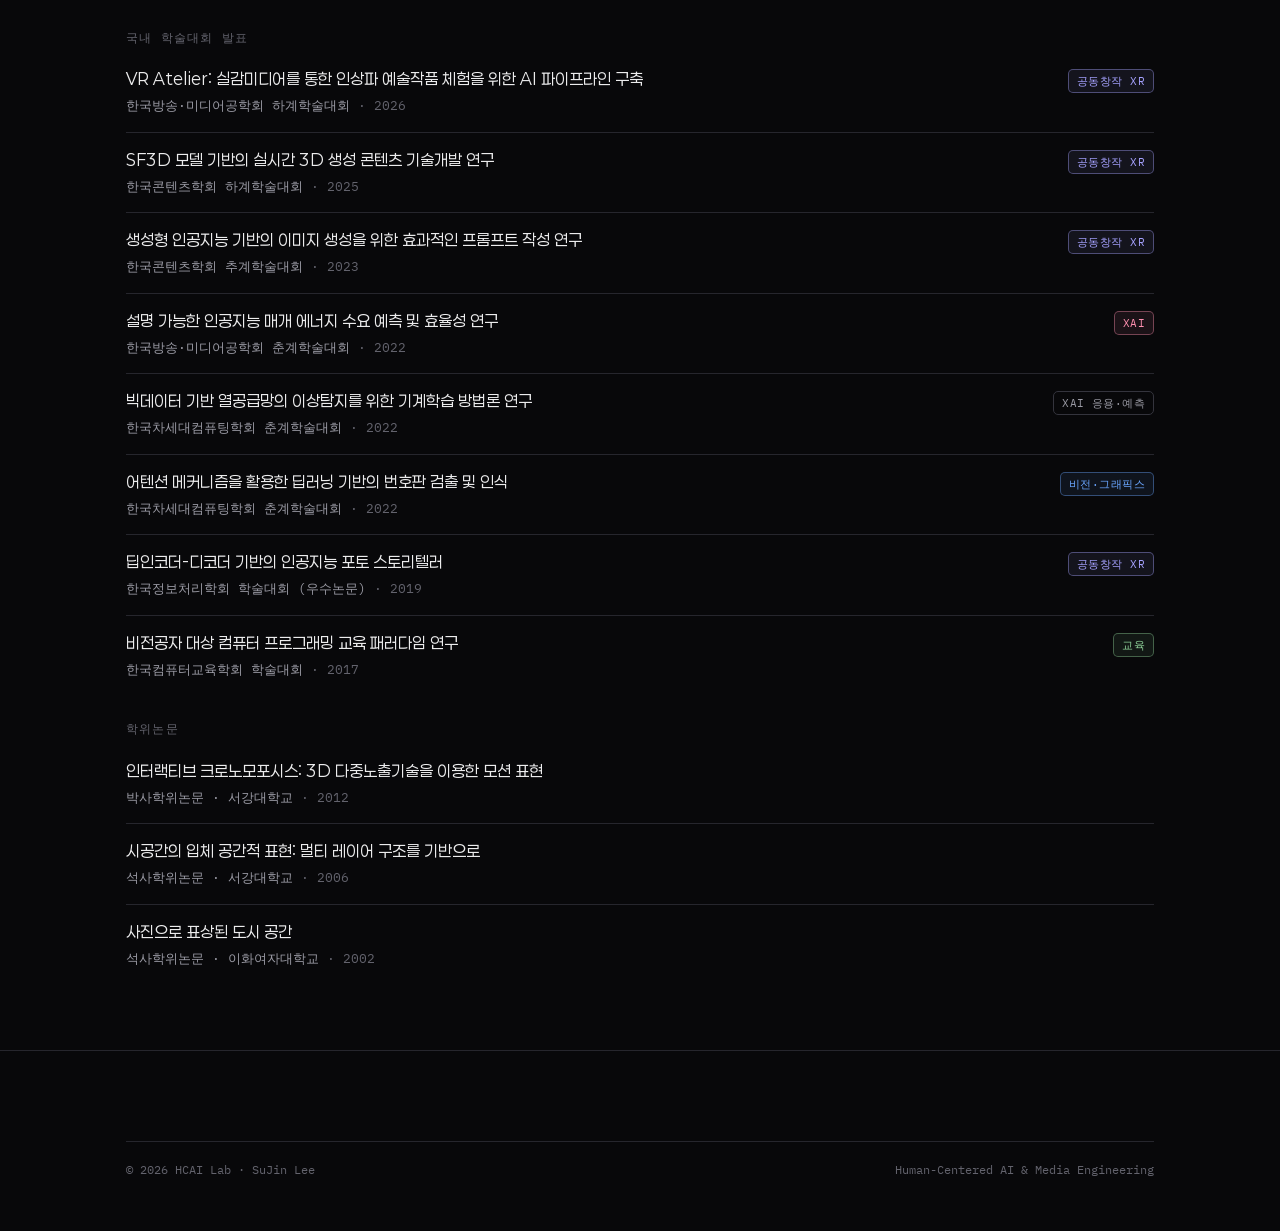
<file: publications.html>
<!DOCTYPE html><html lang="ko"><head>
<meta charset="UTF-8"/><meta name="viewport" content="width=device-width, initial-scale=1.0"/>
<title>Publications · HCAI Lab — Human-Centered AI &amp; Media Engineering | 이수진 SuJin Lee</title>
<link rel="stylesheet" href="style.css"><meta name="description" content="HCAI Lab — Human-Centered AI & Media Engineering, Prof. SuJin Lee. Building human-centered technology with vision and graphics."/>
<link rel="preconnect" href="https://fonts.googleapis.com"><link rel="preconnect" href="https://fonts.gstatic.com" crossorigin>
<link href="https://fonts.googleapis.com/css2?family=IBM+Plex+Mono:wght@400;500;600&family=IBM+Plex+Sans:wght@400;500;600;700&family=IBM+Plex+Sans+KR:wght@400;500;700&display=swap" rel="stylesheet">
</head><body>
<header class="nav"><div class="wrap nav-inner">
 <a class="brand" href="index.html" style="text-decoration:none;color:inherit">HCAI<span>·</span>Lab</a>
 <div class="nav-right"><nav class="links" id="menu">
  <a href="about.html" data-ko="소개" data-en="About"></a>
  <a href="people.html" data-ko="구성원" data-en="People"></a>
  <a href="research.html" data-ko="연구" data-en="Research"></a>
  <a href="publications.html" data-ko="출판" data-en="Publications"></a>
  <a href="work.html" data-ko="저서·특허" data-en="Books·Patents"></a>
  <a href="projects.html" data-ko="프로젝트" data-en="Projects"></a>
  <a href="activity.html" data-ko="활동" data-en="Activity"></a>
  <a href="contact.html" data-ko="연락처" data-en="Contact"></a>
 </nav>
 <button class="langbtn" id="lang" onclick="toggleLang()"><b>KO</b> / EN</button>
 <button class="menu-toggle" onclick="document.getElementById('menu').classList.toggle('open')">☰</button>
 </div></div></header>
<main style="padding-top:24px"><section id="pubs"><div class="wrap">
 <div class="sec-head"><span class="sec-num">04</span><h2 data-ko="출판" data-en="Publications"></h2></div>
 <p class="role-legend" data-ko="† 교신저자 · ‡ 공동 제1저자 · ★ 주저자" data-en="† corresponding · ‡ equal first author · ★ lead author"></p>
 <div class="subh2" data-ko="국제 학술지 (SCIE/SSCI)" data-en="International Journals (SCIE/SSCI)"></div>
 <ul class="pubs"><li class="pub"><div class="pmain"><a class="pt" href="https://scholar.google.com/scholar?q=Adaptive%20Depth-Aware%20Real-Time%20Object%20Perception%20for%20Contextual%20Mobile%20Augmented%20Reality" target="_blank" rel="noopener">Adaptive Depth-Aware Real-Time Object Perception for Contextual Mobile Augmented Reality</a>
      <div class="pmeta"><span class="venue">IEEE Access</span> · <span class="yr">2026</span><span class="role">★</span></div></div>
      <div class="ptags"><span class="atag t-vg" data-ko="비전·그래픽스" data-en="Vision·Graphics"></span></div></li><li class="pub"><div class="pmain"><a class="pt" href="https://scholar.google.com/scholar?q=A%20hybrid%20MVDA-neural%20network%20model%20with%20auxiliary%20learning%20for%20pharmaceutical%20quality%20by%20design%20under%20small-sample%20constraints" target="_blank" rel="noopener">A hybrid MVDA-neural network model with auxiliary learning for pharmaceutical quality by design under small-sample constraints</a>
      <div class="pmeta"><span class="venue">European Journal of Pharmaceutics and Biopharmaceutics</span> · <span class="yr">2026</span></div></div>
      <div class="ptags"><span class="atag t-bio" data-ko="바이오 AI" data-en="Bio AI"></span></div></li><li class="pub"><div class="pmain"><a class="pt" href="https://scholar.google.com/scholar?q=A%20machine%20learning%20ensemble%20framework%20based%20on%20a%20clustering%20algorithm%20for%20improving%20electric%20power%20consumption%20performance" target="_blank" rel="noopener">A machine learning ensemble framework based on a clustering algorithm for improving electric power consumption performance</a>
      <div class="pmeta"><span class="venue">Scientific Reports</span> · <span class="yr">2025</span></div></div>
      <div class="ptags"><span class="atag t-data" data-ko="XAI 응용·예측" data-en="XAI Apps·Forecasting"></span></div></li><li class="pub"><div class="pmain"><a class="pt" href="https://scholar.google.com/scholar?q=User%20Experience%20in%20Mobile%20Metaverses%3A%20Nonverbal%20Communication%20by%20Avatars%20in%20ZEPETO" target="_blank" rel="noopener">User Experience in Mobile Metaverses: Nonverbal Communication by Avatars in ZEPETO</a>
      <div class="pmeta"><span class="venue">PRESENCE: Virtual and Augmented Reality (MIT Press)</span> · <span class="yr">2025</span><span class="role">†</span></div></div>
      <div class="ptags"><span class="atag t-g3d" data-ko="공동창작 XR" data-en="Co-Creative XR"></span></div></li><li class="pub"><div class="pmain"><a class="pt" href="https://scholar.google.com/scholar?q=Enhanced%20Data%20Processing%20and%20Machine%20Learning%20Techniques%20for%20Energy%20Consumption%20Forecasting" target="_blank" rel="noopener">Enhanced Data Processing and Machine Learning Techniques for Energy Consumption Forecasting</a>
      <div class="pmeta"><span class="venue">Electronics</span> · <span class="yr">2024</span><span class="role">†</span></div></div>
      <div class="ptags"><span class="atag t-data" data-ko="XAI 응용·예측" data-en="XAI Apps·Forecasting"></span></div></li><li class="pub"><div class="pmain"><a class="pt" href="https://scholar.google.com/scholar?q=Fifth%20generation%20district%20heating%20and%20cooling%3A%20A%20comprehensive%20survey" target="_blank" rel="noopener">Fifth generation district heating and cooling: A comprehensive survey</a>
      <div class="pmeta"><span class="venue">Energy Reports</span> · <span class="yr">2024</span></div></div>
      <div class="ptags"><span class="atag t-data" data-ko="XAI 응용·예측" data-en="XAI Apps·Forecasting"></span></div></li><li class="pub"><div class="pmain"><a class="pt" href="https://scholar.google.com/scholar?q=eXplainable%20AI%20%28XAI%29-Based%20Input%20Variable%20Selection%20Methodology%20for%20Forecasting%20Energy%20Consumption" target="_blank" rel="noopener">eXplainable AI (XAI)-Based Input Variable Selection Methodology for Forecasting Energy Consumption</a>
      <div class="pmeta"><span class="venue">Electronics</span> · <span class="yr">2022</span></div></div>
      <div class="ptags"><span class="atag t-xai" data-ko="XAI" data-en="Explainable AI"></span></div></li><li class="pub"><div class="pmain"><a class="pt" href="https://scholar.google.com/scholar?q=Daily%20and%20seasonal%20heat%20usage%20patterns%20analysis%20in%20heat%20networks" target="_blank" rel="noopener">Daily and seasonal heat usage patterns analysis in heat networks</a>
      <div class="pmeta"><span class="venue">Scientific Reports</span> · <span class="yr">2022</span><span class="role">‡</span></div></div>
      <div class="ptags"><span class="atag t-data" data-ko="XAI 응용·예측" data-en="XAI Apps·Forecasting"></span></div></li><li class="pub"><div class="pmain"><a class="pt" href="https://scholar.google.com/scholar?q=Pixel-level%20tunnel%20crack%20segmentation%20using%20a%20weakly%20supervised%20annotation%20approach" target="_blank" rel="noopener">Pixel-level tunnel crack segmentation using a weakly supervised annotation approach</a>
      <div class="pmeta"><span class="venue">Computers in Industry</span> · <span class="yr">2021</span></div></div>
      <div class="ptags"><span class="atag t-vg" data-ko="비전·그래픽스" data-en="Vision·Graphics"></span></div></li><li class="pub"><div class="pmain"><a class="pt" href="https://scholar.google.com/scholar?q=Multiple%20Object%20Tracking%20in%20Deep%20Learning%20Approaches%3A%20A%20Survey" target="_blank" rel="noopener">Multiple Object Tracking in Deep Learning Approaches: A Survey</a>
      <div class="pmeta"><span class="venue">Electronics</span> · <span class="yr">2021</span></div></div>
      <div class="ptags"><span class="atag t-vg" data-ko="비전·그래픽스" data-en="Vision·Graphics"></span></div></li><li class="pub"><div class="pmain"><a class="pt" href="https://scholar.google.com/scholar?q=Tampered%20and%20Computer-Generated%20Face%20Images%20Identification%20Based%20on%20Deep%20Learning" target="_blank" rel="noopener">Tampered and Computer-Generated Face Images Identification Based on Deep Learning</a>
      <div class="pmeta"><span class="venue">Applied Sciences</span> · <span class="yr">2020</span></div></div>
      <div class="ptags"><span class="atag t-forensic" data-ko="미디어 포렌식" data-en="Media Forensics"></span></div></li><li class="pub"><div class="pmain"><a class="pt" href="https://scholar.google.com/scholar?q=Deep%20Learning%20based%20Computer%20Generated%20Face%20Identification%20using%20Convolutional%20Neural%20Network" target="_blank" rel="noopener">Deep Learning based Computer Generated Face Identification using Convolutional Neural Network</a>
      <div class="pmeta"><span class="venue">Applied Sciences</span> · <span class="yr">2018</span></div></div>
      <div class="ptags"><span class="atag t-forensic" data-ko="미디어 포렌식" data-en="Media Forensics"></span></div></li></ul>
 <div class="subh2" data-ko="국제 학술대회" data-en="International Conferences"></div>
 <ul class="pubs"><li class="pub"><div class="pmain"><a class="pt" href="https://doi.org/10.1145/3829333.3847936" target="_blank" rel="noopener">CubeCanvas: In-VR Sketch-Conditioned 360° Panorama Generation via Six-Face Diffusion Refinement</a>
      <div class="pmeta"><span class="venue">SIGGRAPH Asia 2026 Posters (ACM)</span> · <span class="yr">2026</span><span class="role">†</span></div></div>
      <div class="ptags"><span class="atag t-g3d" data-ko="공동창작 XR" data-en="Co-Creative XR"></span></div></li><li class="pub"><div class="pmain"><a class="pt" href="https://scholar.google.com/scholar?q=Image%20Compression%20with%20Recurrent%20Neural%20Network%20and%20Generalized%20Divisive%20Normalization" target="_blank" rel="noopener">Image Compression with Recurrent Neural Network and Generalized Divisive Normalization</a>
      <div class="pmeta"><span class="venue">IEEE/CVF CVPR Workshops</span> · <span class="yr">2021</span></div></div>
      <div class="ptags"><span class="atag t-vg" data-ko="비전·그래픽스" data-en="Vision·Graphics"></span></div></li><li class="pub"><div class="pmain"><a class="pt" href="https://scholar.google.com/scholar?q=Face%20Recognition%20Using%20Shallow%20Age-Invariant%20Data" target="_blank" rel="noopener">Face Recognition Using Shallow Age-Invariant Data</a>
      <div class="pmeta"><span class="venue">36th Int&#x27;l Conf. on Image and Vision Computing New Zealand (IVCNZ)</span> · <span class="yr">2021</span></div></div>
      <div class="ptags"><span class="atag t-vg" data-ko="비전·그래픽스" data-en="Vision·Graphics"></span></div></li></ul>
 <div class="subh2" data-ko="국내 학술지 (KCI)" data-en="Domestic Journals (KCI)"></div>
 <ul class="pubs"><li class="pub"><div class="pmain"><a class="pt" href="https://www.google.com/search?q=%EA%B0%80%EC%A7%9C%EB%89%B4%EC%8A%A4%20%ED%83%90%EC%A7%80%EB%A5%BC%20%EC%9C%84%ED%95%9C%20BERT%20%EB%AC%B8%EB%A7%A5%20%EB%B0%8F%20EmoBERTa%20%EA%B0%90%EC%A0%95%20%ED%8A%B9%EC%A7%95%20%EA%B8%B0%EB%B0%98%20%ED%95%98%EC%9D%B4%EB%B8%8C%EB%A6%AC%EB%93%9C%20%EC%95%84%ED%82%A4%ED%85%8D%EC%B2%98" target="_blank" rel="noopener">가짜뉴스 탐지를 위한 BERT 문맥 및 EmoBERTa 감정 특징 기반 하이브리드 아키텍처</a>
      <div class="pmeta"><span class="venue">융복합지식학회논문지</span> · <span class="yr">2025</span></div></div>
      <div class="ptags"><span class="atag t-disinfo" data-ko="허위정보 탐지" data-en="Disinformation"></span></div></li><li class="pub"><div class="pmain"><a class="pt" href="https://www.google.com/search?q=%EC%83%9D%EC%84%B1%ED%98%95%20%EB%8F%99%ED%99%94%20%EC%B0%BD%EC%9E%91%20%EC%8B%9C%EC%8A%A4%ED%85%9C%20%EA%B5%AC%EC%B6%95%EC%9D%84%20%EC%9C%84%ED%95%9C%20%ED%95%9C%EA%B8%80%20%EC%A7%80%EB%AC%B8%EC%9E%90-%EC%9D%8C%EC%A0%88%20%EB%B3%80%ED%99%98%20%EC%95%8C%EA%B3%A0%EB%A6%AC%EC%A6%98%20%EA%B0%9C%EB%B0%9C" target="_blank" rel="noopener">생성형 동화 창작 시스템 구축을 위한 한글 지문자-음절 변환 알고리즘 개발</a>
      <div class="pmeta"><span class="venue">차세대융합기술학회지</span> · <span class="yr">2025</span></div></div>
      <div class="ptags"><span class="atag t-g3d" data-ko="공동창작 XR" data-en="Co-Creative XR"></span></div></li><li class="pub"><div class="pmain"><a class="pt" href="https://www.google.com/search?q=%EB%8F%85%EA%B1%B0%EB%85%B8%EC%9D%B8%EC%9D%98%20%EB%B0%98%EB%A0%A4%20%EB%A1%9C%EB%B4%87%EC%9D%84%20%ED%86%B5%ED%95%9C%20%EB%8F%8C%EB%B4%84%20%EA%B2%BD%ED%97%98%EC%97%90%20%EA%B4%80%ED%95%9C%20%EC%96%B8%EC%96%B4%20%EB%84%A4%ED%8A%B8%EC%9B%8C%ED%81%AC%20%EB%B6%84%EC%84%9D%3A%20%EA%B5%AC%EB%A1%9C%EC%99%80%20%ED%83%9C%EB%B0%B1%EC%9D%98%20%E2%80%98%ED%9A%A8%EB%8F%8C%E2%80%99%20%EC%82%AC%EC%9A%A9%EC%9E%90%20%EB%B9%84%EA%B5%90" target="_blank" rel="noopener">독거노인의 반려 로봇을 통한 돌봄 경험에 관한 언어 네트워크 분석: 구로와 태백의 ‘효돌’ 사용자 비교</a>
      <div class="pmeta"><span class="venue">헬스커뮤니케이션연구</span> · <span class="yr">2025</span></div></div>
      <div class="ptags"><span class="atag t-media" data-ko="AI 미디어" data-en="AI Media"></span></div></li><li class="pub"><div class="pmain"><a class="pt" href="https://www.google.com/search?q=OpenAI%20API%EC%99%80%20%EC%9D%B8%EA%B0%84%EC%9D%98%20%EC%B0%BD%EC%9D%98%EC%84%B1%20%EA%B8%B0%EB%B0%98%20%EA%B2%8C%EC%9E%84%20%EC%84%A4%EA%B3%84%20%EB%B0%A9%EB%B2%95%EB%A1%A0%20%EC%97%B0%EA%B5%AC" target="_blank" rel="noopener">OpenAI API와 인간의 창의성 기반 게임 설계 방법론 연구</a>
      <div class="pmeta"><span class="venue">차세대융합기술학회지</span> · <span class="yr">2024</span></div></div>
      <div class="ptags"><span class="atag t-g3d" data-ko="공동창작 XR" data-en="Co-Creative XR"></span></div></li><li class="pub"><div class="pmain"><a class="pt" href="https://www.google.com/search?q=%EB%AF%B8%EC%88%A0%EA%B5%90%EC%9C%A1%20%ED%95%99%EC%8A%B5%20%EB%8F%84%EA%B5%AC%EB%A1%9C%EC%84%9C%20%ED%99%9C%EC%9A%A9%EC%9D%84%20%EC%9C%84%ED%95%9C%20%EC%83%9D%EC%84%B1%ED%98%95%20AI%20%EC%84%9C%EB%B9%84%EC%8A%A4%20%EB%B6%84%EC%84%9D" target="_blank" rel="noopener">미술교육 학습 도구로서 활용을 위한 생성형 AI 서비스 분석</a>
      <div class="pmeta"><span class="venue">차세대컨버전스정보서비스학회지</span> · <span class="yr">2024</span></div></div>
      <div class="ptags"><span class="atag t-g3d" data-ko="공동창작 XR" data-en="Co-Creative XR"></span></div></li><li class="pub"><div class="pmain"><a class="pt" href="https://www.google.com/search?q=%E2%80%98%EB%AF%B8%EB%94%94%EC%96%B4%20%EC%95%84%ED%8A%B8%20X%20%EC%84%B8%EC%9A%B4%EC%83%81%EA%B0%80%E2%80%99%20%EC%A0%84%EC%8B%9C%EB%A5%BC%20%ED%86%B5%ED%95%B4%20%ED%83%90%EA%B5%AC%ED%95%98%EB%8A%94%20%EC%98%88%EC%88%A0%EA%B3%BC%20%EA%B8%B0%EC%88%A0%EC%9D%98%20%EC%83%81%ED%98%B8%EC%9E%91%EC%9A%A9%20%EC%97%B0%EA%B5%AC" target="_blank" rel="noopener">‘미디어 아트 X 세운상가’ 전시를 통해 탐구하는 예술과 기술의 상호작용 연구</a>
      <div class="pmeta"><span class="venue">차세대융합기술학회지</span> · <span class="yr">2023</span></div></div>
      <div class="ptags"><span class="atag t-media" data-ko="AI 미디어" data-en="AI Media"></span></div></li><li class="pub"><div class="pmain"><a class="pt" href="https://www.google.com/search?q=%EC%9D%B8%EA%B3%B5%EC%A7%80%EB%8A%A5%20%EC%83%9D%EC%84%B1%20%EA%B8%B0%EC%88%A0%20%EA%B8%B0%EB%B0%98%EC%9D%98%20%EC%9B%B9%ED%88%B0%20%EC%83%9D%ED%83%9C%EA%B3%84%20%ED%8C%A8%EB%9F%AC%EB%8B%A4%EC%9E%84%20%EC%A0%84%ED%99%98%20%EC%97%B0%EA%B5%AC" target="_blank" rel="noopener">인공지능 생성 기술 기반의 웹툰 생태계 패러다임 전환 연구</a>
      <div class="pmeta"><span class="venue">융복합지식학회논문지</span> · <span class="yr">2023</span></div></div>
      <div class="ptags"><span class="atag t-media" data-ko="AI 미디어" data-en="AI Media"></span></div></li><li class="pub"><div class="pmain"><a class="pt" href="https://www.google.com/search?q=%EA%B0%80%EC%83%81%ED%98%84%EC%8B%A4%28VR%29%EC%9D%84%20%ED%99%9C%EC%9A%A9%ED%95%9C%20%EC%97%AD%EC%82%AC%EC%BD%98%ED%85%90%EC%B8%A0%20%EA%B0%9C%EB%B0%9C%EA%B3%BC%20%EC%9D%98%EB%AF%B8%3A%20%EC%A1%B0%EC%84%A0%EC%8B%9C%EB%8C%80%20%EA%B3%BC%EA%B1%B0%EC%A0%9C%EB%8F%84%EB%A5%BC%20%EC%A4%91%EC%8B%AC%EC%9C%BC%EB%A1%9C" target="_blank" rel="noopener">가상현실(VR)을 활용한 역사콘텐츠 개발과 의미: 조선시대 과거제도를 중심으로</a>
      <div class="pmeta"><span class="venue">문화와융합</span> · <span class="yr">2021</span></div></div>
      <div class="ptags"><span class="atag t-media" data-ko="AI 미디어" data-en="AI Media"></span></div></li><li class="pub"><div class="pmain"><a class="pt" href="https://www.google.com/search?q=COVID-19%20%EC%8B%9C%EB%8C%80%EC%9D%98%20SW%20%EA%B5%90%EC%9C%A1%EC%97%90%20%EA%B4%80%ED%95%9C%20%EA%B3%A0%EC%B0%B0%3A%20%EC%BB%B4%ED%93%A8%ED%8C%85%20%EC%82%AC%EA%B3%A0%EB%A0%A5%EA%B3%BC%20ICT%EB%A5%BC%20%EC%A4%91%EC%8B%AC%EC%9C%BC%EB%A1%9C" target="_blank" rel="noopener">COVID-19 시대의 SW 교육에 관한 고찰: 컴퓨팅 사고력과 ICT를 중심으로</a>
      <div class="pmeta"><span class="venue">디지털콘텐츠학회지</span> · <span class="yr">2021</span></div></div>
      <div class="ptags"><span class="atag t-edu" data-ko="교육" data-en="Education"></span></div></li><li class="pub"><div class="pmain"><a class="pt" href="https://www.google.com/search?q=%EB%B3%B4%ED%8E%B8%EC%A0%81%20%EB%B9%85%EB%8D%B0%EC%9D%B4%ED%84%B0%EC%99%80%20%EB%B9%85%EB%8D%B0%EC%9D%B4%ED%84%B0%20%EA%B5%90%EC%9C%A1%EC%9D%98%20%EB%B0%A9%ED%96%A5%EC%84%B1%20%EC%97%B0%EA%B5%AC%3A%20%EB%B9%85%EB%8D%B0%EC%9D%B4%ED%84%B0%20%EC%A0%84%EB%AC%B8%EA%B0%80%EC%9D%98%20%EC%9D%B8%EC%8B%9D%20%EC%A1%B0%EC%82%AC%EB%A5%BC%20%EA%B8%B0%EB%B0%98%EC%9C%BC%EB%A1%9C" target="_blank" rel="noopener">보편적 빅데이터와 빅데이터 교육의 방향성 연구: 빅데이터 전문가의 인식 조사를 기반으로</a>
      <div class="pmeta"><span class="venue">정보교육학회</span> · <span class="yr">2020</span></div></div>
      <div class="ptags"><span class="atag t-edu" data-ko="교육" data-en="Education"></span></div></li><li class="pub"><div class="pmain"><a class="pt" href="https://www.google.com/search?q=%EC%97%91%EC%85%80%EC%9D%84%20%EC%9D%B4%EC%9A%A9%ED%95%9C%20SW%20%EB%B9%84%EC%A0%84%EA%B3%B5%EC%9E%90%20%EB%8C%80%EC%83%81%20%EC%BB%B4%ED%93%A8%ED%8C%85%20%EA%B5%90%EC%9C%A1%20%EB%AA%A8%ED%98%95%20%EC%84%A4%EA%B3%84%20%EB%B0%8F%20%ED%9A%A8%EA%B3%BC%20%EB%B6%84%EC%84%9D" target="_blank" rel="noopener">엑셀을 이용한 SW 비전공자 대상 컴퓨팅 교육 모형 설계 및 효과 분석</a>
      <div class="pmeta"><span class="venue">디지털콘텐츠학회지</span> · <span class="yr">2019</span></div></div>
      <div class="ptags"><span class="atag t-edu" data-ko="교육" data-en="Education"></span></div></li><li class="pub"><div class="pmain"><a class="pt" href="https://www.google.com/search?q=%EC%BB%B4%ED%93%A8%ED%8C%85%20%EC%82%AC%EA%B3%A0%20%ED%96%A5%EC%83%81%EC%9D%84%20%EC%9C%84%ED%95%9C%20%EC%BB%B4%ED%93%A8%ED%8C%85%20%EA%B5%90%EC%9C%A1%20%EB%AA%A8%ED%98%95%20%EC%97%B0%EA%B5%AC" target="_blank" rel="noopener">컴퓨팅 사고 향상을 위한 컴퓨팅 교육 모형 연구</a>
      <div class="pmeta"><span class="venue">디지털콘텐츠학회지</span> · <span class="yr">2019</span></div></div>
      <div class="ptags"><span class="atag t-edu" data-ko="교육" data-en="Education"></span></div></li><li class="pub"><div class="pmain"><a class="pt" href="https://www.google.com/search?q=%EC%9B%A8%EC%96%B4%EB%9F%AC%EB%B8%94%20%EC%BB%B4%ED%93%A8%ED%84%B0%EC%9D%98%20%EC%86%8C%EB%B9%84%EB%AC%B8%ED%99%94%20%EC%97%B0%EA%B5%AC%3A%20%EC%8A%A4%EB%A7%88%ED%8A%B8%20%EC%99%80%EC%B9%98%EC%99%80%20%EA%B5%AC%EA%B8%80%20%EA%B8%80%EB%9D%BC%EC%8A%A4%20%EB%B9%84%EA%B5%90%EB%A5%BC%20%EC%A4%91%EC%8B%AC%EC%9C%BC%EB%A1%9C" target="_blank" rel="noopener">웨어러블 컴퓨터의 소비문화 연구: 스마트 와치와 구글 글라스 비교를 중심으로</a>
      <div class="pmeta"><span class="venue">한국기초조형학회</span> · <span class="yr">2018</span></div></div>
      <div class="ptags"><span class="atag t-media" data-ko="AI 미디어" data-en="AI Media"></span></div></li><li class="pub"><div class="pmain"><a class="pt" href="https://www.google.com/search?q=%EC%BB%B4%ED%93%A8%ED%8C%85%20%EC%82%AC%EA%B3%A0%EB%A5%BC%20%EA%B8%B0%EB%B0%98%EC%9C%BC%EB%A1%9C%20%ED%95%9C%20%EC%9C%B5%EB%B3%B5%ED%95%A9%20%EC%82%AC%EA%B3%A0%20%EC%88%98%EC%97%85%20%EB%94%94%EC%9E%90%EC%9D%B8%20%EC%97%B0%EA%B5%AC" target="_blank" rel="noopener">컴퓨팅 사고를 기반으로 한 융복합 사고 수업 디자인 연구</a>
      <div class="pmeta"><span class="venue">한국과학예술융합학회</span> · <span class="yr">2018</span></div></div>
      <div class="ptags"><span class="atag t-edu" data-ko="교육" data-en="Education"></span></div></li><li class="pub"><div class="pmain"><a class="pt" href="https://www.google.com/search?q=%EC%9B%A8%EC%96%B4%EB%9F%AC%EB%B8%94%20%EC%BB%B4%ED%93%A8%ED%8C%85%20%EB%94%94%EB%B0%94%EC%9D%B4%EC%8A%A4%EB%A5%BC%20%EC%9D%B4%EC%9A%A9%ED%95%9C%20%EC%8B%9C%EA%B0%81%20%EB%94%94%EC%9E%90%EC%9D%B8%20%EA%B5%AC%ED%98%84%20%EB%B0%8F%20%EC%97%B0%EA%B5%AC" target="_blank" rel="noopener">웨어러블 컴퓨팅 디바이스를 이용한 시각 디자인 구현 및 연구</a>
      <div class="pmeta"><span class="venue">한국과학예술융합학회</span> · <span class="yr">2018</span></div></div>
      <div class="ptags"><span class="atag t-g3d" data-ko="공동창작 XR" data-en="Co-Creative XR"></span></div></li><li class="pub"><div class="pmain"><a class="pt" href="https://www.google.com/search?q=%EB%8D%B0%EC%9D%B4%ED%84%B0%20%EC%8B%9C%EA%B0%81%ED%99%94%EC%9D%98%20%EB%8B%A4%EC%96%91%EC%84%B1%20%EC%97%B0%EA%B5%AC%3A%20%EC%98%88%EC%88%A0%EC%9E%91%ED%92%88%EC%97%90%20%EB%93%9C%EB%9F%AC%EB%82%9C%20%EB%8D%B0%EC%9D%B4%ED%84%B0%20%EC%8B%9C%EA%B0%81%ED%99%94" target="_blank" rel="noopener">데이터 시각화의 다양성 연구: 예술작품에 드러난 데이터 시각화</a>
      <div class="pmeta"><span class="venue">디지털디자인학연구</span> · <span class="yr">2014</span></div></div>
      <div class="ptags"><span class="atag t-g3d" data-ko="공동창작 XR" data-en="Co-Creative XR"></span></div></li><li class="pub"><div class="pmain"><a class="pt" href="https://www.google.com/search?q=%ED%9C%B4%EB%8C%80%EC%A0%84%ED%99%94%20%EC%A0%84%EC%9E%90%ED%8C%8C%EB%A5%BC%20%EC%9D%B4%EC%9A%A9%ED%95%9C%20%EB%89%B4%EB%AF%B8%EB%94%94%EC%96%B4%EC%95%84%ED%8A%B8%20%EC%97%B0%EA%B5%AC" target="_blank" rel="noopener">휴대전화 전자파를 이용한 뉴미디어아트 연구</a>
      <div class="pmeta"><span class="venue">한국과학예술융합학회</span> · <span class="yr">2014</span></div></div>
      <div class="ptags"><span class="atag t-media" data-ko="AI 미디어" data-en="AI Media"></span></div></li><li class="pub"><div class="pmain"><a class="pt" href="https://www.google.com/search?q=%EA%B8%B0%EC%88%A0%20%EB%B0%9C%EB%8B%AC%EC%97%90%20%EB%94%B0%EB%A5%B8%20%EB%94%94%EC%A7%80%ED%84%B8%EC%82%AC%EC%A7%84%EC%9D%98%20%EC%9D%B4%ED%95%B4%3A%20%EC%95%84%EB%82%A0%EB%A1%9C%EA%B7%B8%20%EC%82%AC%EC%A7%84%ED%95%B4%EC%84%9D%EA%B3%BC%20%EB%B9%84%EA%B5%90%EB%B6%84%EC%84%9D%EC%9D%84%20%EC%A4%91%EC%8B%AC%EC%9C%BC%EB%A1%9C" target="_blank" rel="noopener">기술 발달에 따른 디지털사진의 이해: 아날로그 사진해석과 비교분석을 중심으로</a>
      <div class="pmeta"><span class="venue">디지털디자인학연구</span> · <span class="yr">2014</span></div></div>
      <div class="ptags"><span class="atag t-media" data-ko="AI 미디어" data-en="AI Media"></span></div></li><li class="pub"><div class="pmain"><a class="pt" href="https://www.google.com/search?q=%EC%BB%B4%ED%93%A8%ED%84%B0%EC%99%80%20%EC%9D%B8%EA%B0%84%20%EC%83%81%ED%98%B8%EC%9E%91%EC%9A%A9%EC%9D%84%20%EC%9D%B4%EC%9A%A9%ED%95%9C%20%EC%98%88%EC%88%A0%EC%9E%91%ED%92%88%20%EA%B3%A0%EC%B0%B0%3A%20%EB%AC%B4%EB%B8%8C%EB%A8%BC%ED%8A%B8%20%EC%9E%91%ED%92%88%EC%9D%84%20%EC%A4%91%EC%8B%AC%EC%9C%BC%EB%A1%9C" target="_blank" rel="noopener">컴퓨터와 인간 상호작용을 이용한 예술작품 고찰: 무브먼트 작품을 중심으로</a>
      <div class="pmeta"><span class="venue">한국과학예술융합학회지</span> · <span class="yr">2013</span></div></div>
      <div class="ptags"><span class="atag t-media" data-ko="AI 미디어" data-en="AI Media"></span></div></li></ul>
 <div class="subh2" data-ko="국내 학술대회 발표" data-en="Domestic Conference Presentations"></div>
 <ul class="pubs"><li class="pub"><div class="pmain"><a class="pt" href="https://scholar.google.com/scholar?q=VR%20Atelier%3A%20%EC%8B%A4%EA%B0%90%EB%AF%B8%EB%94%94%EC%96%B4%EB%A5%BC%20%ED%86%B5%ED%95%9C%20%EC%9D%B8%EC%83%81%ED%8C%8C%20%EC%98%88%EC%88%A0%EC%9E%91%ED%92%88%20%EC%B2%B4%ED%97%98%EC%9D%84%20%EC%9C%84%ED%95%9C%20AI%20%ED%8C%8C%EC%9D%B4%ED%94%84%EB%9D%BC%EC%9D%B8%20%EA%B5%AC%EC%B6%95" target="_blank" rel="noopener">VR Atelier: 실감미디어를 통한 인상파 예술작품 체험을 위한 AI 파이프라인 구축</a>
      <div class="pmeta"><span class="venue">한국방송·미디어공학회 하계학술대회</span> · <span class="yr">2026</span></div></div>
      <div class="ptags"><span class="atag t-g3d" data-ko="공동창작 XR" data-en="Co-Creative XR"></span></div></li><li class="pub"><div class="pmain"><a class="pt" href="https://scholar.google.com/scholar?q=SF3D%20%EB%AA%A8%EB%8D%B8%20%EA%B8%B0%EB%B0%98%EC%9D%98%20%EC%8B%A4%EC%8B%9C%EA%B0%84%203D%20%EC%83%9D%EC%84%B1%20%EC%BD%98%ED%85%90%EC%B8%A0%20%EA%B8%B0%EC%88%A0%EA%B0%9C%EB%B0%9C%20%EC%97%B0%EA%B5%AC" target="_blank" rel="noopener">SF3D 모델 기반의 실시간 3D 생성 콘텐츠 기술개발 연구</a>
      <div class="pmeta"><span class="venue">한국콘텐츠학회 하계학술대회</span> · <span class="yr">2025</span></div></div>
      <div class="ptags"><span class="atag t-g3d" data-ko="공동창작 XR" data-en="Co-Creative XR"></span></div></li><li class="pub"><div class="pmain"><a class="pt" href="https://www.google.com/search?q=%EC%83%9D%EC%84%B1%ED%98%95%20%EC%9D%B8%EA%B3%B5%EC%A7%80%EB%8A%A5%20%EA%B8%B0%EB%B0%98%EC%9D%98%20%EC%9D%B4%EB%AF%B8%EC%A7%80%20%EC%83%9D%EC%84%B1%EC%9D%84%20%EC%9C%84%ED%95%9C%20%ED%9A%A8%EA%B3%BC%EC%A0%81%EC%9D%B8%20%ED%94%84%EB%A1%AC%ED%94%84%ED%8A%B8%20%EC%9E%91%EC%84%B1%20%EC%97%B0%EA%B5%AC" target="_blank" rel="noopener">생성형 인공지능 기반의 이미지 생성을 위한 효과적인 프롬프트 작성 연구</a>
      <div class="pmeta"><span class="venue">한국콘텐츠학회 추계학술대회</span> · <span class="yr">2023</span></div></div>
      <div class="ptags"><span class="atag t-g3d" data-ko="공동창작 XR" data-en="Co-Creative XR"></span></div></li><li class="pub"><div class="pmain"><a class="pt" href="https://www.google.com/search?q=%EC%84%A4%EB%AA%85%20%EA%B0%80%EB%8A%A5%ED%95%9C%20%EC%9D%B8%EA%B3%B5%EC%A7%80%EB%8A%A5%20%EB%A7%A4%EA%B0%9C%20%EC%97%90%EB%84%88%EC%A7%80%20%EC%88%98%EC%9A%94%20%EC%98%88%EC%B8%A1%20%EB%B0%8F%20%ED%9A%A8%EC%9C%A8%EC%84%B1%20%EC%97%B0%EA%B5%AC" target="_blank" rel="noopener">설명 가능한 인공지능 매개 에너지 수요 예측 및 효율성 연구</a>
      <div class="pmeta"><span class="venue">한국방송·미디어공학회 춘계학술대회</span> · <span class="yr">2022</span></div></div>
      <div class="ptags"><span class="atag t-xai" data-ko="XAI" data-en="Explainable AI"></span></div></li><li class="pub"><div class="pmain"><a class="pt" href="https://www.google.com/search?q=%EB%B9%85%EB%8D%B0%EC%9D%B4%ED%84%B0%20%EA%B8%B0%EB%B0%98%20%EC%97%B4%EA%B3%B5%EA%B8%89%EB%A7%9D%EC%9D%98%20%EC%9D%B4%EC%83%81%ED%83%90%EC%A7%80%EB%A5%BC%20%EC%9C%84%ED%95%9C%20%EA%B8%B0%EA%B3%84%ED%95%99%EC%8A%B5%20%EB%B0%A9%EB%B2%95%EB%A1%A0%20%EC%97%B0%EA%B5%AC" target="_blank" rel="noopener">빅데이터 기반 열공급망의 이상탐지를 위한 기계학습 방법론 연구</a>
      <div class="pmeta"><span class="venue">한국차세대컴퓨팅학회 춘계학술대회</span> · <span class="yr">2022</span></div></div>
      <div class="ptags"><span class="atag t-data" data-ko="XAI 응용·예측" data-en="XAI Apps·Forecasting"></span></div></li><li class="pub"><div class="pmain"><a class="pt" href="https://www.google.com/search?q=%EC%96%B4%ED%85%90%EC%85%98%20%EB%A9%94%EC%BB%A4%EB%8B%88%EC%A6%98%EC%9D%84%20%ED%99%9C%EC%9A%A9%ED%95%9C%20%EB%94%A5%EB%9F%AC%EB%8B%9D%20%EA%B8%B0%EB%B0%98%EC%9D%98%20%EB%B2%88%ED%98%B8%ED%8C%90%20%EA%B2%80%EC%B6%9C%20%EB%B0%8F%20%EC%9D%B8%EC%8B%9D" target="_blank" rel="noopener">어텐션 메커니즘을 활용한 딥러닝 기반의 번호판 검출 및 인식</a>
      <div class="pmeta"><span class="venue">한국차세대컴퓨팅학회 춘계학술대회</span> · <span class="yr">2022</span></div></div>
      <div class="ptags"><span class="atag t-vg" data-ko="비전·그래픽스" data-en="Vision·Graphics"></span></div></li><li class="pub"><div class="pmain"><a class="pt" href="https://www.google.com/search?q=%EB%94%A5%EC%9D%B8%EC%BD%94%EB%8D%94-%EB%94%94%EC%BD%94%EB%8D%94%20%EA%B8%B0%EB%B0%98%EC%9D%98%20%EC%9D%B8%EA%B3%B5%EC%A7%80%EB%8A%A5%20%ED%8F%AC%ED%86%A0%20%EC%8A%A4%ED%86%A0%EB%A6%AC%ED%85%94%EB%9F%AC" target="_blank" rel="noopener">딥인코더-디코더 기반의 인공지능 포토 스토리텔러</a>
      <div class="pmeta"><span class="venue">한국정보처리학회 학술대회 (우수논문)</span> · <span class="yr">2019</span></div></div>
      <div class="ptags"><span class="atag t-g3d" data-ko="공동창작 XR" data-en="Co-Creative XR"></span></div></li><li class="pub"><div class="pmain"><a class="pt" href="https://www.google.com/search?q=%EB%B9%84%EC%A0%84%EA%B3%B5%EC%9E%90%20%EB%8C%80%EC%83%81%20%EC%BB%B4%ED%93%A8%ED%84%B0%20%ED%94%84%EB%A1%9C%EA%B7%B8%EB%9E%98%EB%B0%8D%20%EA%B5%90%EC%9C%A1%20%ED%8C%A8%EB%9F%AC%EB%8B%A4%EC%9E%84%20%EC%97%B0%EA%B5%AC" target="_blank" rel="noopener">비전공자 대상 컴퓨터 프로그래밍 교육 패러다임 연구</a>
      <div class="pmeta"><span class="venue">한국컴퓨터교육학회 학술대회</span> · <span class="yr">2017</span></div></div>
      <div class="ptags"><span class="atag t-edu" data-ko="교육" data-en="Education"></span></div></li></ul>
 <div class="subh2" data-ko="학위논문" data-en="Theses"></div>
 <ul class="pubs"><li class="pub"><div class="pmain"><a class="pt" href="https://www.google.com/search?q=%EC%9D%B8%ED%84%B0%EB%9E%99%ED%8B%B0%EB%B8%8C%20%ED%81%AC%EB%A1%9C%EB%85%B8%EB%AA%A8%ED%8F%AC%EC%8B%9C%EC%8A%A4%3A%203D%20%EB%8B%A4%EC%A4%91%EB%85%B8%EC%B6%9C%EA%B8%B0%EC%88%A0%EC%9D%84%20%EC%9D%B4%EC%9A%A9%ED%95%9C%20%EB%AA%A8%EC%85%98%20%ED%91%9C%ED%98%84" target="_blank" rel="noopener">인터랙티브 크로노모포시스: 3D 다중노출기술을 이용한 모션 표현</a><div class="pmeta"><span class="venue">박사학위논문 · 서강대학교</span> · <span class="yr">2012</span></div></div></li><li class="pub"><div class="pmain"><a class="pt" href="https://www.google.com/search?q=%EC%8B%9C%EA%B3%B5%EA%B0%84%EC%9D%98%20%EC%9E%85%EC%B2%B4%20%EA%B3%B5%EA%B0%84%EC%A0%81%20%ED%91%9C%ED%98%84%3A%20%EB%A9%80%ED%8B%B0%20%EB%A0%88%EC%9D%B4%EC%96%B4%20%EA%B5%AC%EC%A1%B0%EB%A5%BC%20%EA%B8%B0%EB%B0%98%EC%9C%BC%EB%A1%9C" target="_blank" rel="noopener">시공간의 입체 공간적 표현: 멀티 레이어 구조를 기반으로</a><div class="pmeta"><span class="venue">석사학위논문 · 서강대학교</span> · <span class="yr">2006</span></div></div></li><li class="pub"><div class="pmain"><a class="pt" href="https://www.google.com/search?q=%EC%82%AC%EC%A7%84%EC%9C%BC%EB%A1%9C%20%ED%91%9C%EC%83%81%EB%90%9C%20%EB%8F%84%EC%8B%9C%20%EA%B3%B5%EA%B0%84" target="_blank" rel="noopener">사진으로 표상된 도시 공간</a><div class="pmeta"><span class="venue">석사학위논문 · 이화여자대학교</span> · <span class="yr">2002</span></div></div></li></ul>
</div></section></main>
<footer><div class="wrap"><div class="foot-note"><span>© <span id="yr"></span> HCAI Lab · SuJin Lee</span><span>Human-Centered AI &amp; Media Engineering</span></div></div></footer>
<script src="script.js"></script></body></html>
</file>
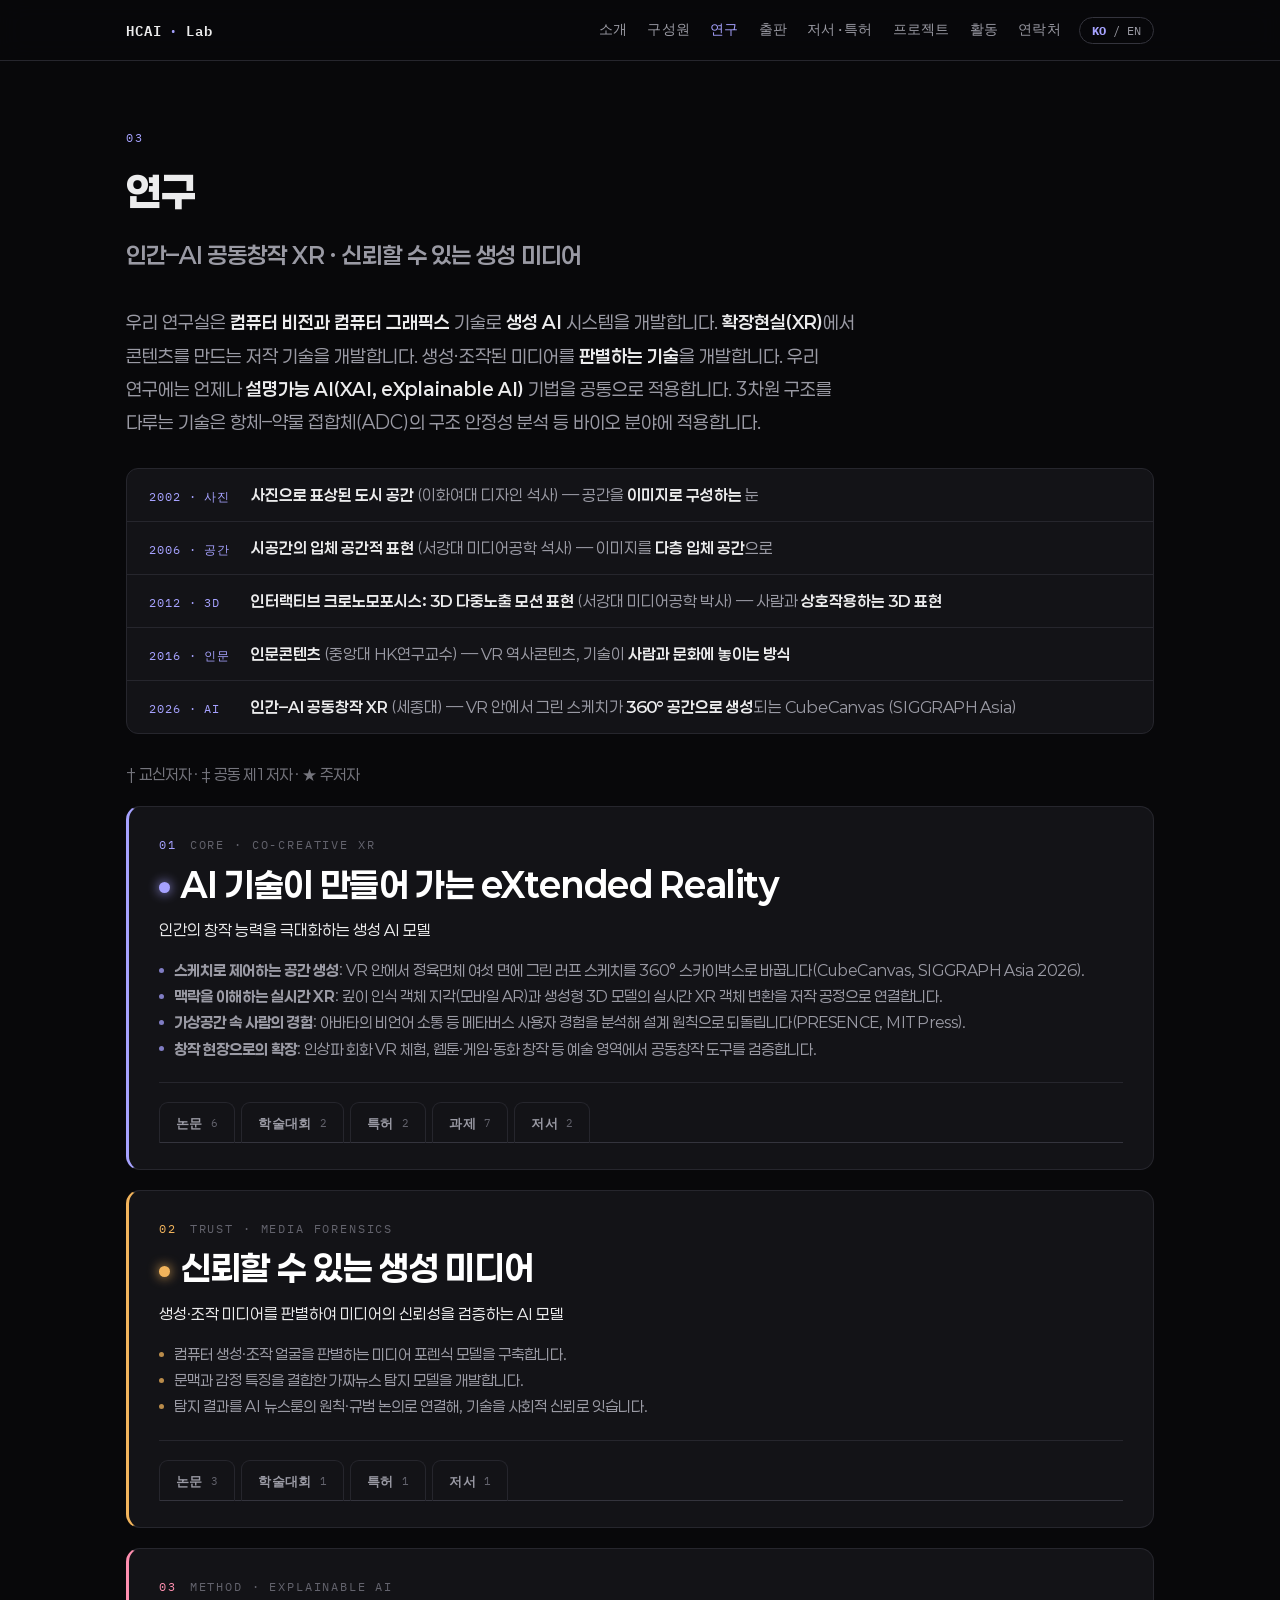
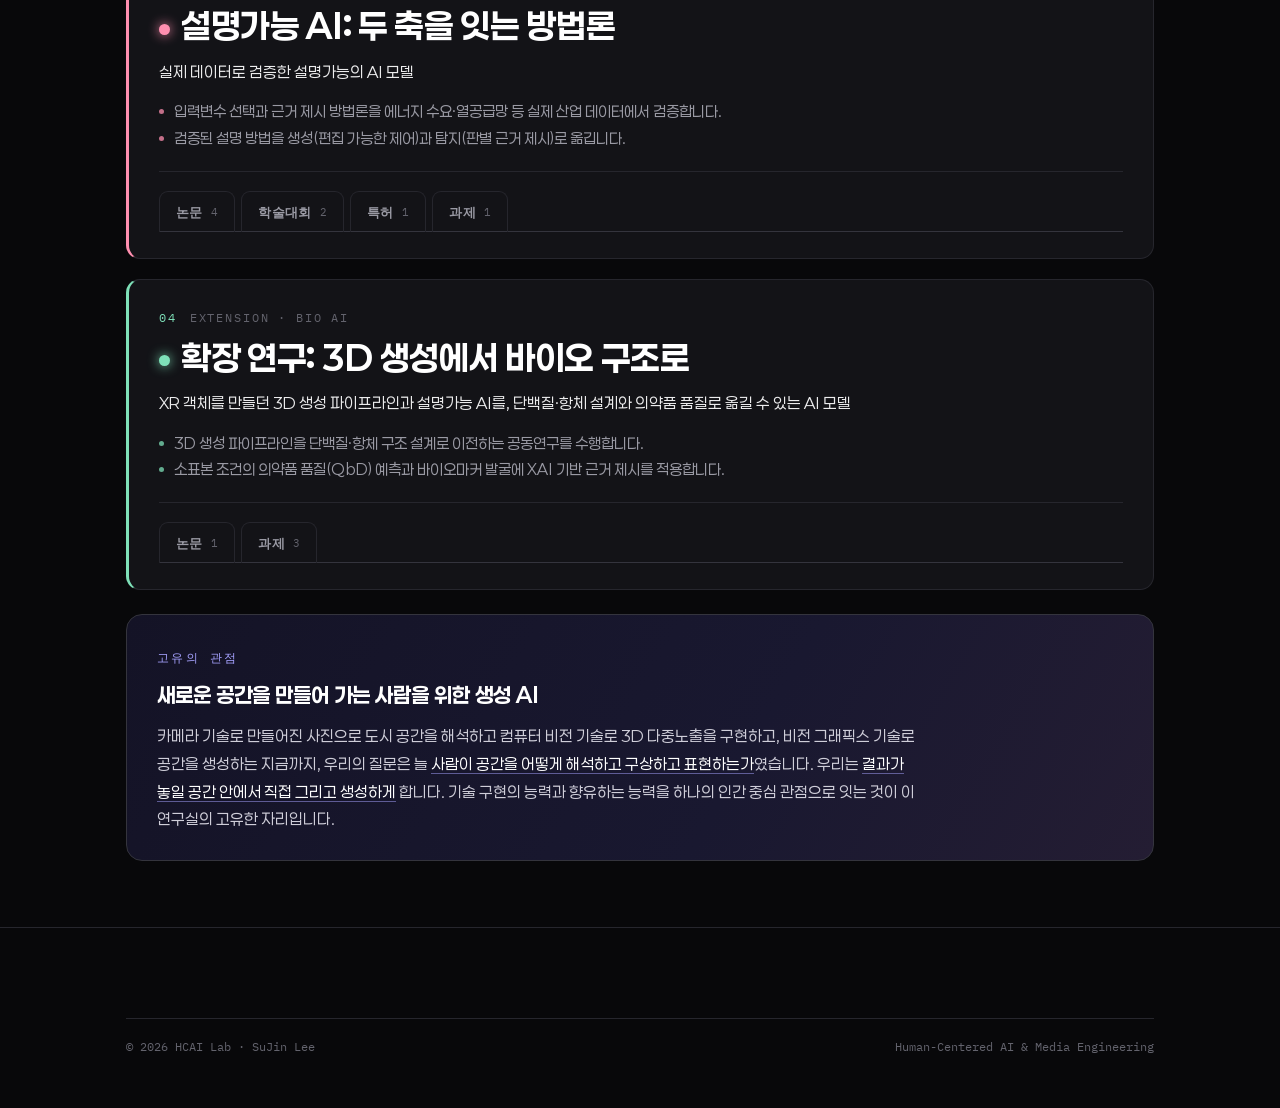
<file: research.html>
<!DOCTYPE html><html lang="ko"><head>
<meta charset="UTF-8"/><meta name="viewport" content="width=device-width, initial-scale=1.0"/>
<title>Research · HCAI Lab — Human-Centered AI &amp; Media Engineering | 이수진 SuJin Lee</title>
<link rel="stylesheet" href="style.css"><meta name="description" content="HCAI Lab — Human-Centered AI & Media Engineering, Prof. SuJin Lee. Building human-centered technology with vision and graphics."/>
<link rel="preconnect" href="https://fonts.googleapis.com"><link rel="preconnect" href="https://fonts.gstatic.com" crossorigin>
<link href="https://fonts.googleapis.com/css2?family=IBM+Plex+Mono:wght@400;500;600&family=IBM+Plex+Sans:wght@400;500;600;700&family=IBM+Plex+Sans+KR:wght@400;500;700&display=swap" rel="stylesheet">
<style>
/* ── Research: 열(칼럼) 중심 스택 + 실적 접기/펼치기 ── */
.sec-head h2 .h2sub{display:block;margin-top:12px;font-family:var(--sans);font-weight:600;
 font-size:clamp(16.5px,2.1vw,23px);line-height:1.45;letter-spacing:-.005em;color:var(--mut);}
.rlist{display:flex;flex-direction:column;gap:20px;}
.rcard{--c:var(--vio);position:relative;background:var(--card);border:1px solid var(--line);
 border-left:3px solid var(--c);border-radius:14px;padding:28px 30px 26px;transition:.2s;}
.rcard:hover{border-color:var(--line2);border-left-color:var(--c);background:var(--card2);}
.rcard.bio{--c:#7ee0b8;} .rcard.trust{--c:var(--amber);} .rcard.xai{--c:var(--rose);}
.rtop{display:flex;align-items:center;gap:12px;flex-wrap:wrap;}
.rnum{font-family:var(--mono);font-size:12px;letter-spacing:.2em;color:var(--c);}
.rkey{font-family:var(--mono);font-size:11.5px;letter-spacing:.16em;text-transform:uppercase;color:var(--faint);}
.rcard h3{font-family:var(--disp);font-weight:700;font-size:clamp(25px,3.4vw,34px);line-height:1.25;
 letter-spacing:-.01em;margin:8px 0 12px;color:#fff;}
.rcard h3 .adot{width:11px;height:11px;background:var(--c);box-shadow:0 0 12px var(--c);margin-right:11px;}
.rq{font-size:15.5px;color:var(--ink);margin:0 0 14px;line-height:1.6;}
.rbul{list-style:none;margin:0 0 20px;padding:0;}
.rbul li{position:relative;padding-left:15px;color:var(--mut);font-size:15px;line-height:1.75;}
.rbul li::before{content:"";position:absolute;left:0;top:.72em;width:5px;height:5px;border-radius:50%;background:var(--c);opacity:.75;}

.rev{border-top:1px solid var(--line);padding-top:18px;}
.rtabs{display:flex;flex-wrap:wrap;gap:6px;border-bottom:1px solid var(--line2);}
.rtab{position:relative;top:1px;display:inline-flex;align-items:center;gap:8px;cursor:pointer;
 background:transparent;border:1px solid var(--line);border-bottom:none;border-radius:9px 9px 0 0;
 padding:9px 16px;font-family:var(--mono);font-size:12.5px;font-weight:600;letter-spacing:.03em;
 color:var(--mut);transition:.15s;}
.rtab i{font-style:normal;font-size:11px;font-weight:400;color:var(--faint);}
.rtab:hover{color:var(--c);border-color:var(--line2);background:var(--card2);}
.rtab.on{color:var(--c);border-color:var(--line2);background:var(--card2);box-shadow:inset 0 2px 0 var(--c);}
.rtab.on i{color:var(--c);}
.rpanel{border:1px solid var(--line2);border-top:none;border-radius:0 0 10px 10px;background:var(--card2);}
.rpanel[hidden]{display:none;}
.ritems{list-style:none;margin:0;padding:16px 18px 18px;display:grid;gap:10px;}
.ritems li{font-size:14.5px;line-height:1.55;color:var(--ink);position:relative;padding-left:14px;}
.ritems li::before{content:"";position:absolute;left:0;top:.62em;width:4px;height:4px;border-radius:50%;background:var(--c);opacity:.55;}
.ritems .m{display:block;font-family:var(--mono);font-size:12px;color:var(--faint);margin-top:3px;letter-spacing:.01em;}
@media(max-width:640px){
 .rcard{padding:22px 20px;}
 .rtab{padding:8px 12px;font-size:11.5px;gap:6px;}
 .ritems{padding:14px 14px 16px;}
}
</style>
</head><body>
<header class="nav"><div class="wrap nav-inner">
 <a class="brand" href="index.html" style="text-decoration:none;color:inherit">HCAI<span>·</span>Lab</a>
 <div class="nav-right"><nav class="links" id="menu">
  <a href="about.html" data-ko="소개" data-en="About"></a>
  <a href="people.html" data-ko="구성원" data-en="People"></a>
  <a href="research.html" data-ko="연구" data-en="Research"></a>
  <a href="publications.html" data-ko="출판" data-en="Publications"></a>
  <a href="work.html" data-ko="저서·특허" data-en="Books·Patents"></a>
  <a href="projects.html" data-ko="프로젝트" data-en="Projects"></a>
  <a href="activity.html" data-ko="활동" data-en="Activity"></a>
  <a href="contact.html" data-ko="연락처" data-en="Contact"></a>
 </nav>
 <button class="langbtn" id="lang" onclick="toggleLang()"><b>KO</b> / EN</button>
 <button class="menu-toggle" onclick="document.getElementById('menu').classList.toggle('open')">☰</button>
 </div></div></header>
<main style="padding-top:24px"><section id="research"><div class="wrap">
 <div class="sec-head"><span class="sec-num">03</span><h2 data-ko="연구<span class='h2sub'>인간–AI 공동창작 XR · 신뢰할 수 있는 생성 미디어</span>" data-en="Research<span class='h2sub'>Human–AI Co-Creative XR · Trustworthy Generative Media</span>"></h2></div>
 <p class="lead" style="margin-bottom:28px;" data-ko="우리 연구실은 <b>컴퓨터 비전과 컴퓨터 그래픽스</b> 기술로 <b>생성 AI</b> 시스템을 개발합니다. <b>확장현실(XR)</b>에서 콘텐츠를 만드는 저작 기술을 개발합니다. 생성·조작된 미디어를 <b>판별하는 기술</b>을 개발합니다. 우리 연구에는 언제나 <b>설명가능 AI(XAI, eXplainable AI)</b> 기법을 공통으로 적용합니다. 3차원 구조를 다루는 기술은 항체–약물 접합체(ADC)의 구조 안정성 분석 등 바이오 분야에 적용합니다." data-en="We design generative AI as <b>a tool for people who make things</b>. We build XR authoring environments where creators <b>sketch, edit, and regenerate inside the very space</b> where the result will live (<b>Human–AI Co-Creative XR</b>), and we let people <b>judge generated media with evidence they can understand</b> (<b>Trustworthy Generative Media</b>). Explainable AI is the method that joins the two, and our 3D generation pipeline extends into bio applications."></p>

 <!-- 연구 이력: 예술에서 AI까지 -->
 <div class="posit">
  <div class="prow"><span class="plabel" data-ko="2002 · 사진" data-en="2002 · Photography"></span><span class="pval" data-ko="<b>사진으로 표상된 도시 공간</b> (이화여대 디자인 석사) — 공간을 <b>이미지로 구성하는</b> 눈" data-en="<b>Urban space represented through photography</b> (M.D.A., Ewha) — an eye for <b>composing space as image</b>"></span></div>
  <div class="prow"><span class="plabel" data-ko="2006 · 공간" data-en="2006 · Space"></span><span class="pval" data-ko="<b>시공간의 입체 공간적 표현</b> (서강대 미디어공학 석사) — 이미지를 <b>다층 입체 공간</b>으로" data-en="<b>Stereoscopic spatial expression of space-time</b> (M.S., Sogang) — images into <b>layered 3D space</b>"></span></div>
  <div class="prow"><span class="plabel" data-ko="2012 · 3D" data-en="2012 · 3D"></span><span class="pval" data-ko="<b>인터랙티브 크로노모포시스: 3D 다중노출 모션 표현</b> (서강대 미디어공학 박사) — 사람과 <b>상호작용하는 3D 표현</b>" data-en="<b>Interactive chronomorphosis: 3D multi-exposure motion</b> (Ph.D., Sogang) — <b>interactive 3D expression</b> with people"></span></div>
  <div class="prow"><span class="plabel" data-ko="2016 · 인문" data-en="2016 · Humanities"></span><span class="pval" data-ko="<b>인문콘텐츠</b> (중앙대 HK연구교수) — VR 역사콘텐츠, 기술이 <b>사람과 문화에 놓이는 방식</b>" data-en="<b>Humanities content</b> (HK Research Professor, Chung-Ang) — VR heritage; how technology <b>lands in people and culture</b>"></span></div>
  <div class="prow"><span class="plabel" data-ko="2026 · AI" data-en="2026 · AI"></span><span class="pval" data-ko="<b>인간–AI 공동창작 XR</b> (세종대) — VR 안에서 그린 스케치가 <b>360° 공간으로 생성</b>되는 CubeCanvas (SIGGRAPH Asia)" data-en="<b>Human–AI co-creative XR</b> (Sejong) — CubeCanvas, where sketches drawn in VR <b>become 360° space</b> (SIGGRAPH Asia)"></span></div>
 </div>

 <p class="lead" style="margin:10px 0 18px;font-size:.9em;opacity:.75" data-ko="† 교신저자 · ‡ 공동 제1저자 · ★ 주저자" data-en="† corresponding · ‡ equal first author · ★ lead author"></p>

 <div class="rlist">

  <!-- 01 CORE: Human–AI Co-Creative XR -->
  <article class="rcard g3d">
   <div class="rtop"><span class="rnum">01</span><span class="rkey">Core · Co-Creative XR</span></div>
   <h3><span class="adot"></span><span data-ko="AI 기술이 만들어 가는 eXtended Reality" data-en="Building Extended Reality with AI"></span></h3>
   <p class="rq" data-ko="인간의 창작 능력을 극대화하는 생성 AI 모델" data-en="Human Creativity Maximized by Generative AI"></p>
   <ul class="rbul">
    <li data-ko="<b>스케치로 제어하는 공간 생성</b>: VR 안에서 정육면체 여섯 면에 그린 러프 스케치를 360° 스카이박스로 바꿉니다(CubeCanvas, SIGGRAPH Asia 2026)." data-en="<b>Sketch-steered spatial generation</b>: rough sketches drawn on six faces of a cube in VR become 360° skyboxes (CubeCanvas, SIGGRAPH Asia 2026)."></li>
    <li data-ko="<b>맥락을 이해하는 실시간 XR</b>: 깊이 인식 객체 지각(모바일 AR)과 생성형 3D 모델의 실시간 XR 객체 변환을 저작 공정으로 연결합니다." data-en="<b>Context-aware real-time XR</b>: depth-aware object perception (mobile AR) and real-time XR conversion of generative 3D models feed the authoring loop."></li>
    <li data-ko="<b>가상공간 속 사람의 경험</b>: 아바타의 비언어 소통 등 메타버스 사용자 경험을 분석해 설계 원칙으로 되돌립니다(PRESENCE, MIT Press)." data-en="<b>Human experience in virtual space</b>: we study metaverse UX such as avatars' nonverbal communication and feed it back into design (PRESENCE, MIT Press)."></li>
    <li data-ko="<b>창작 현장으로의 확장</b>: 인상파 회화 VR 체험, 웹툰·게임·동화 창작 등 예술 영역에서 공동창작 도구를 검증합니다." data-en="<b>Into creative practice</b>: Impressionist-painting VR, webtoons, games, and storytelling serve as testbeds for co-creation tools."></li>
   </ul>
   <div class="rev">
    <div class="rtabs">
     <button class="rtab" onclick="showTab(this)" data-ko="논문 <i>6</i>" data-en="Papers <i>6</i>"></button>
     <button class="rtab" onclick="showTab(this)" data-ko="학술대회 <i>2</i>" data-en="Conference <i>2</i>"></button>
     <button class="rtab" onclick="showTab(this)" data-ko="특허 <i>2</i>" data-en="Patents <i>2</i>"></button>
     <button class="rtab" onclick="showTab(this)" data-ko="과제 <i>7</i>" data-en="Projects <i>7</i>"></button>
     <button class="rtab" onclick="showTab(this)" data-ko="저서 <i>2</i>" data-en="Books <i>2</i>"></button>
    </div>
    <div class="rpanels">
     <div class="rpanel" hidden>
      <ul class="ritems">
      <li data-ko="CubeCanvas: In-VR Sketch-Conditioned 360° Panorama Generation via Six-Face Diffusion Refinement †<span class='m'>SIGGRAPH Asia 2026 Posters · ACM · 2026</span>" data-en="CubeCanvas: In-VR Sketch-Conditioned 360° Panorama Generation via Six-Face Diffusion Refinement †<span class='m'>SIGGRAPH Asia 2026 Posters · ACM · 2026</span>"></li>
      <li data-ko="Adaptive Depth-Aware Real-Time Object Perception for Contextual Mobile Augmented Reality ★<span class='m'>IEEE Access · 2026 · SCIE</span>" data-en="Adaptive Depth-Aware Real-Time Object Perception for Contextual Mobile Augmented Reality ★<span class='m'>IEEE Access · 2026 · SCIE</span>"></li>
      <li data-ko="User Experience in Mobile Metaverses: Nonverbal Communication by Avatars in ZEPETO †<span class='m'>PRESENCE: Virtual and Augmented Reality (MIT Press) · 2025 · SCIE</span>" data-en="User Experience in Mobile Metaverses: Nonverbal Communication by Avatars in ZEPETO †<span class='m'>PRESENCE: Virtual and Augmented Reality (MIT Press) · 2025 · SCIE</span>"></li>
      <li data-ko="생성형 동화 창작 시스템 구축을 위한 한글 지문자–음절 변환 알고리즘 개발<span class='m'>차세대융합기술학회지 · 2025 · KCI</span>" data-en="A Korean fingerspelling-to-syllable conversion algorithm for a generative storytelling system<span class='m'>J. Convergence Tech. · 2025 · KCI</span>"></li>
      <li data-ko="OpenAI API와 인간의 창의성 기반 게임 설계 방법론 연구<span class='m'>차세대융합기술학회지 · 2024 · KCI</span>" data-en="A game design methodology combining the OpenAI API with human creativity<span class='m'>J. Convergence Tech. · 2024 · KCI</span>"></li>
      <li data-ko="인공지능 생성 기술 기반의 웹툰 생태계 패러다임 전환 연구<span class='m'>융복합지식학회논문지 · 2023 · KCI</span>" data-en="Paradigm shift of the webtoon ecosystem driven by generative AI<span class='m'>J. Convergence Knowledge · 2023 · KCI</span>"></li>
     </ul>
     </div>
     <div class="rpanel" hidden>
      <ul class="ritems">
      <li data-ko="VR Atelier: 실감미디어를 통한 인상파 예술작품 체험을 위한 AI 파이프라인 구축<span class='m'>한국방송·미디어공학회 하계학술대회 · 2026</span>" data-en="VR Atelier: an AI pipeline for experiencing Impressionist artworks in immersive media<span class='m'>KIBME Summer Conference · 2026</span>"></li>
      <li data-ko="SF3D 모델 기반의 실시간 3D 생성 콘텐츠 기술개발 연구<span class='m'>한국콘텐츠학회 하계학술대회 · 2025</span>" data-en="Real-time 3D content generation based on the SF3D model<span class='m'>KoCon Summer Conference · 2025</span>"></li>
     </ul>
     </div>
     <div class="rpanel" hidden>
      <ul class="ritems">
      <li data-ko="생성형 3차원 모델의 실시간 XR 객체 변환 방법 및 그 장치<span class='m'>출원 10-2026-005794 · 2026.03.31</span>" data-en="Method and apparatus for real-time XR object conversion of generative 3D models<span class='m'>Filed 10-2026-005794 · 2026.03.31</span>"></li>
      <li data-ko="지문자 기반 콘텐츠 창작 장치 및 그 방법<span class='m'>출원 10-2026-0014039 · 2026.01.23</span>" data-en="Apparatus and method for fingerspelling-based content creation<span class='m'>Filed 10-2026-0014039 · 2026.01.23</span>"></li>
     </ul>
     </div>
     <div class="rpanel" hidden>
      <ul class="ritems">
      <li data-ko="인공지능기술 시대의 예술세계 분석 및 패러다임 구축<span class='m'>교육부(한국연구재단) · 2019–21 · 연구책임(PI)</span>" data-en="Analyzing the art world and building a paradigm in the age of AI<span class='m'>MOE (NRF) · 2019–21 · PI</span>"></li>
      <li data-ko="인간중심의 인공지능 연구회<span class='m'>세종대학교 산학협력단 · 2023–24 · 연구책임(PI)</span>" data-en="Human-Centered AI research group<span class='m'>Sejong Univ. · 2023–24 · PI</span>"></li>
      <li data-ko="CGAN을 이용한 새로운 자기 이미지 표현연구<span class='m'>세종대학교 산학협력단 · 2021–22 · 연구책임(PI)</span>" data-en="Self-image representation using CGAN<span class='m'>Sejong Univ. · 2021–22 · PI</span>"></li>
      <li data-ko="웨어러블 컴퓨팅 디바이스를 이용한 시각 디자인 구현<span class='m'>교육부(한국연구재단) · 2015–16 · 연구책임(PI)</span>" data-en="Visual design with wearable computing devices<span class='m'>MOE (NRF) · 2015–16 · PI</span>"></li>
      <li data-ko="메타버스 융합대학원 (세종대학교)<span class='m'>과기정통부(정보통신기획평가원) · 2023–26 · 공동연구</span>" data-en="Metaverse Convergence Graduate School (Sejong Univ.)<span class='m'>MSIT (IITP) · 2023–26 · Co-PI</span>"></li>
      <li data-ko="만화·웹툰 데이터 (AI 학습용 데이터 구축)<span class='m'>과기정통부(한국지능정보사회진흥원) · 2023 · 공동연구</span>" data-en="Comics/webtoon data (AI training data construction)<span class='m'>MSIT (NIA) · 2023 · Co-PI</span>"></li>
      <li data-ko="VR을 활용한 동작구 인문 콘텐츠 개발: 용양봉저정을 중심으로<span class='m'>문화체육관광부 · 2021–22 · 공동연구</span>" data-en="VR humanities content for Dongjak-gu: Yongyangbongjeojeong<span class='m'>MCST · 2021–22 · Co-PI</span>"></li>
     </ul>
     </div>
     <div class="rpanel" hidden>
      <ul class="ritems">
      <li data-ko="『인공지능 생성 모델 예술』<span class='m'>이수진(단독) · 커뮤니케이션북스 · 2024</span>" data-en="Art of AI Generative Models<span class='m'>SuJin Lee (sole) · CommunicationBooks · 2024</span>"></li>
      <li data-ko="『예술가의 메타버스 사용법』<span class='m'>이수진(단독) · 커뮤니케이션북스 · 2023</span>" data-en="The Artist's Guide to the Metaverse<span class='m'>SuJin Lee (sole) · CommunicationBooks · 2023</span>"></li>
     </ul>
     </div>
    </div>
   </div>
  </article>

  <!-- 02 TRUST: Media Forensics & Disinformation -->
  <article class="rcard trust">
   <div class="rtop"><span class="rnum">02</span><span class="rkey">Trust · Media Forensics</span></div>
   <h3><span class="adot"></span><span data-ko="신뢰할 수 있는 생성 미디어" data-en="Trustworthy Generative Media"></span></h3>
   <p class="rq" data-ko="생성·조작 미디어를 판별하여 미디어의 신뢰성을 검증하는 AI 모델" data-en="AI Models That Verify Media Trustworthiness by Detecting Generated and Manipulated Content"></p>
   <ul class="rbul">
    <li data-ko="컴퓨터 생성·조작 얼굴을 판별하는 미디어 포렌식 모델을 구축합니다." data-en="We build media-forensic models that identify computer-generated and tampered faces."></li>
    <li data-ko="문맥과 감정 특징을 결합한 가짜뉴스 탐지 모델을 개발합니다." data-en="We develop fake-news detectors that combine contextual and emotional features."></li>
    <li data-ko="탐지 결과를 AI 뉴스룸의 원칙·규범 논의로 연결해, 기술을 사회적 신뢰로 잇습니다." data-en="Detection is tied to principles and norms for the AI newsroom, linking technology to social trust."></li>
   </ul>
   <div class="rev">
    <div class="rtabs">
     <button class="rtab" onclick="showTab(this)" data-ko="논문 <i>3</i>" data-en="Papers <i>3</i>"></button>
     <button class="rtab" onclick="showTab(this)" data-ko="학술대회 <i>1</i>" data-en="Conference <i>1</i>"></button>
     <button class="rtab" onclick="showTab(this)" data-ko="특허 <i>1</i>" data-en="Patents <i>1</i>"></button>
     <button class="rtab" onclick="showTab(this)" data-ko="저서 <i>1</i>" data-en="Books <i>1</i>"></button>
    </div>
    <div class="rpanels">
     <div class="rpanel" hidden>
      <ul class="ritems">
      <li data-ko="가짜뉴스 탐지를 위한 BERT 문맥 및 EmoBERTa 감정 특징 기반 하이브리드 아키텍처<span class='m'>융복합지식학회논문지 · 2025 · KCI</span>" data-en="A hybrid architecture using BERT context and EmoBERTa emotion features for fake-news detection<span class='m'>J. Convergence Knowledge · 2025 · KCI</span>"></li>
      <li data-ko="Tampered and Computer-Generated Face Images Identification Based on Deep Learning<span class='m'>Applied Sciences · 2020 · SCIE</span>" data-en="Tampered and Computer-Generated Face Images Identification Based on Deep Learning<span class='m'>Applied Sciences · 2020 · SCIE</span>"></li>
      <li data-ko="Deep Learning based Computer Generated Face Identification using Convolutional Neural Network<span class='m'>Applied Sciences · 2018 · SCIE</span>" data-en="Deep Learning based Computer Generated Face Identification using Convolutional Neural Network<span class='m'>Applied Sciences · 2018 · SCIE</span>"></li>
     </ul>
     </div>
     <div class="rpanel" hidden>
      <ul class="ritems">
      <li data-ko="Face Recognition Using Shallow Age-Invariant Data<span class='m'>36th Int'l Conf. on Image and Vision Computing New Zealand (IVCNZ) · 2021</span>" data-en="Face Recognition Using Shallow Age-Invariant Data<span class='m'>36th Int'l Conf. on Image and Vision Computing New Zealand (IVCNZ) · 2021</span>"></li>
     </ul>
     </div>
     <div class="rpanel" hidden>
      <ul class="ritems">
      <li data-ko="가짜 뉴스 탐지 방법 및 그 장치<span class='m'>출원 10-2026-0017009 · 2026.01.02</span>" data-en="Method and apparatus for fake-news detection<span class='m'>Filed 10-2026-0017009 · 2026.01.02</span>"></li>
     </ul>
     </div>
     <div class="rpanel" hidden>
      <ul class="ritems">
      <li data-ko="『AI 뉴스룸: 기술·원칙·규범』<span class='m'>최승재·손승혜·이수진 · 커뮤니케이션북스 · 2026</span>" data-en="The AI Newsroom: Technology, Principles, Norms<span class='m'>S. Choi, S. Son, SuJin Lee · CommunicationBooks · 2026</span>"></li>
     </ul>
     </div>
    </div>
   </div>
  </article>

  <!-- 03 METHOD: Explainable AI -->
  <article class="rcard xai">
   <div class="rtop"><span class="rnum">03</span><span class="rkey">Method · Explainable AI</span></div>
   <h3><span class="adot"></span><span data-ko="설명가능 AI: 두 축을 잇는 방법론" data-en="Explainable AI: The Method Behind Both"></span></h3>
   <p class="rq" data-ko="실제 데이터로 검증한 설명가능의 AI 모델" data-en="Explainable AI Models That Present Human-Readable Evidence, Validated on Real-World Data"></p>
   <ul class="rbul">
    <li data-ko="입력변수 선택과 근거 제시 방법론을 에너지 수요·열공급망 등 실제 산업 데이터에서 검증합니다." data-en="Feature-selection and evidence methods are validated on real industrial data such as energy demand and heat networks."></li>
    <li data-ko="검증된 설명 방법을 생성(편집 가능한 제어)과 탐지(판별 근거 제시)로 옮깁니다." data-en="The validated methods move into generation (editable control) and detection (evidence for verdicts)."></li>
   </ul>
   <div class="rev">
    <div class="rtabs">
     <button class="rtab" onclick="showTab(this)" data-ko="논문 <i>4</i>" data-en="Papers <i>4</i>"></button>
     <button class="rtab" onclick="showTab(this)" data-ko="학술대회 <i>2</i>" data-en="Conference <i>2</i>"></button>
     <button class="rtab" onclick="showTab(this)" data-ko="특허 <i>1</i>" data-en="Patents <i>1</i>"></button>
     <button class="rtab" onclick="showTab(this)" data-ko="과제 <i>1</i>" data-en="Projects <i>1</i>"></button>
    </div>
    <div class="rpanels">
     <div class="rpanel" hidden>
      <ul class="ritems">
      <li data-ko="A machine learning ensemble framework based on a clustering algorithm for improving electric power consumption performance<span class='m'>Scientific Reports · 2025 · SCIE</span>" data-en="A machine learning ensemble framework based on a clustering algorithm for improving electric power consumption performance<span class='m'>Scientific Reports · 2025 · SCIE</span>"></li>
      <li data-ko="Enhanced Data Processing and Machine Learning Techniques for Energy Consumption Forecasting †<span class='m'>Electronics · 2024 · SCIE</span>" data-en="Enhanced Data Processing and Machine Learning Techniques for Energy Consumption Forecasting †<span class='m'>Electronics · 2024 · SCIE</span>"></li>
      <li data-ko="eXplainable AI (XAI)-Based Input Variable Selection Methodology for Forecasting Energy Consumption<span class='m'>Electronics · 2022 · SCIE</span>" data-en="eXplainable AI (XAI)-Based Input Variable Selection Methodology for Forecasting Energy Consumption<span class='m'>Electronics · 2022 · SCIE</span>"></li>
      <li data-ko="Daily and seasonal heat usage patterns analysis in heat networks ‡<span class='m'>Scientific Reports · 2022 · SCIE</span>" data-en="Daily and seasonal heat usage patterns analysis in heat networks ‡<span class='m'>Scientific Reports · 2022 · SCIE</span>"></li>
     </ul>
     </div>
     <div class="rpanel" hidden>
      <ul class="ritems">
      <li data-ko="설명 가능한 인공지능 매개 에너지 수요 예측 및 효율성 연구<span class='m'>한국방송·미디어공학회 춘계학술대회 · 2022</span>" data-en="Explainable AI-mediated energy demand forecasting and efficiency<span class='m'>KIBME Spring Conference · 2022</span>"></li>
      <li data-ko="빅데이터 기반 열공급망의 이상탐지를 위한 기계학습 방법론 연구<span class='m'>한국차세대컴퓨팅학회 춘계학술대회 · 2022</span>" data-en="Machine learning methodology for anomaly detection in big-data heat networks<span class='m'>KINGComputing Spring Conference · 2022</span>"></li>
     </ul>
     </div>
     <div class="rpanel" hidden>
      <ul class="ritems">
      <li data-ko="공중주택의 다중 도메인 이상 탐지 방법 및 그 장치 (공동발명)<span class='m'>출원 10-2023-0188763 · 2023.12.21</span>" data-en="Multi-domain anomaly detection for public housing (co-invented)<span class='m'>Filed 10-2023-0188763 · 2023.12.21</span>"></li>
     </ul>
     </div>
     <div class="rpanel" hidden>
      <ul class="ritems">
      <li data-ko="복합 도메인의 에너지 수요 빅데이터를 활용한 설명 가능한 인공지능 기반 진단 및 분석 프레임워크 개발<span class='m'>산업통상자원부(한국에너지기술평가원) · 2022–24 · 공동연구</span>" data-en="Explainable AI diagnosis and analysis framework using multi-domain energy demand big data<span class='m'>MOTIE (KETEP) · 2022–24 · Co-PI</span>"></li>
     </ul>
     </div>
    </div>
   </div>
  </article>

  <!-- 04 EXTENSION: Bio AI -->
  <article class="rcard bio">
   <div class="rtop"><span class="rnum">04</span><span class="rkey">Extension · Bio AI</span></div>
   <h3><span class="adot"></span><span data-ko="확장 연구: 3D 생성에서 바이오 구조로" data-en="Extension: From 3D Generation to Bio Structures"></span></h3>
   <p class="rq" data-ko="XR 객체를 만들던 3D 생성 파이프라인과 설명가능 AI를, 단백질·항체 설계와 의약품 품질로 옮길 수 있는 AI 모델" data-en="Can the 3D generation pipeline built for XR objects, together with XAI, carry over to protein/antibody design and drug quality?"></p>
   <ul class="rbul">
    <li data-ko="3D 생성 파이프라인을 단백질·항체 구조 설계로 이전하는 공동연구를 수행합니다." data-en="In collaboration, we transfer the 3D generation pipeline to protein/antibody structure design."></li>
    <li data-ko="소표본 조건의 의약품 품질(QbD) 예측과 바이오마커 발굴에 XAI 기반 근거 제시를 적용합니다." data-en="XAI-based evidence is applied to small-sample QbD prediction and biomarker discovery."></li>
   </ul>
   <div class="rev">
    <div class="rtabs">
     <button class="rtab" onclick="showTab(this)" data-ko="논문 <i>1</i>" data-en="Papers <i>1</i>"></button>
     <button class="rtab" onclick="showTab(this)" data-ko="과제 <i>3</i>" data-en="Projects <i>3</i>"></button>
    </div>
    <div class="rpanels">
     <div class="rpanel" hidden>
      <ul class="ritems">
      <li data-ko="A hybrid MVDA-neural network model with auxiliary learning for pharmaceutical quality by design under small-sample constraints<span class='m'>European Journal of Pharmaceutics and Biopharmaceutics · 2026 · SCIE</span>" data-en="A hybrid MVDA-neural network model with auxiliary learning for pharmaceutical quality by design under small-sample constraints<span class='m'>European Journal of Pharmaceutics and Biopharmaceutics · 2026 · SCIE</span>"></li>
     </ul>
     </div>
     <div class="rpanel" hidden>
      <ul class="ritems">
      <li data-ko="양자 기반 항체 신약 연구회 (교내 연구회지원사업)<span class='m'>세종대학교 산학협력단 · 2026–27 · 연구책임(PI)</span>" data-en="Quantum-based antibody drug discovery research group<span class='m'>Sejong Univ. · 2026–27 · PI</span>"></li>
      <li data-ko="AI 기반 당뇨병성 신장질환(DKD) 바이오마커 발굴을 통한 진단제 및 항체치료제 기술 개발<span class='m'>과학기술정보통신부 · 2026– · 공동연구</span>" data-en="AI-based DKD biomarker discovery for diagnostics and antibody therapeutics<span class='m'>MSIT · 2026– · Co-PI</span>"></li>
      <li data-ko="무·오이·호박의 빅데이터 기반 인공지능 기술을 활용한 표현체 육종 예측모델 개발<span class='m'>농림축산식품부 · 2022–24 · 공동연구</span>" data-en="AI phenotype-breeding prediction models for radish, cucumber, and pumpkin<span class='m'>MAFRA · 2022–24 · Co-PI</span>"></li>
     </ul>
     </div>
    </div>
   </div>
  </article>

 </div>

 <div class="sig"><span class="sec-num" data-ko="고유의 관점" data-en="Our Signature"></span>
  <h3 data-ko="새로운 공간을 만들어 가는 사람을 위한 생성 AI" data-en="Generative AI for People Who Picture New Space"></h3>
  <p data-ko="카메라 기술로 만들어진 사진으로 도시 공간을 해석하고 컴퓨터 비전 기술로 3D 다중노출을 구현하고, 비전 그래픽스 기술로 공간을 생성하는 지금까지, 우리의 질문은 늘 <em>사람이 공간을 어떻게 해석하고 구상하고 표현하는가</em>였습니다. 우리는 <em>결과가 놓일 공간 안에서 직접 그리고 생성하게</em> 합니다. 기술 구현의 능력과 향유하는 능력을 하나의 인간 중심 관점으로 잇는 것이 이 연구실의 고유한 자리입니다." data-en="From interpreting urban space through photographs made with camera technology, to realizing 3D multiple exposure with computer vision, to generating space with vision and graphics today, our question has always been <em>how people interpret, envision, and express space</em>. We let people <em>draw and generate directly inside the space where the result will live</em> (CubeCanvas). Connecting the ability to build technology and the ability to appreciate it through a single human-centered perspective is what makes this lab distinct."></p></div>
</div></section></main>
<footer><div class="wrap"><div class="foot-note"><span>© <span id="yr"></span> HCAI Lab · SuJin Lee</span><span>Human-Centered AI &amp; Media Engineering</span></div></div></footer>
<script src="script.js"></script>
<script>
function showTab(btn){
 var tabs=btn.parentNode, rev=tabs.parentNode,
     panels=rev.querySelector('.rpanels').children,
     list=Array.prototype.slice.call(tabs.children),
     i=list.indexOf(btn), was=btn.classList.contains('on');
 list.forEach(function(t){t.classList.remove('on');});
 Array.prototype.forEach.call(panels,function(p){p.hidden=true;});
 if(!was){btn.classList.add('on'); panels[i].hidden=false;}
}
</script>
</body></html>
</file>
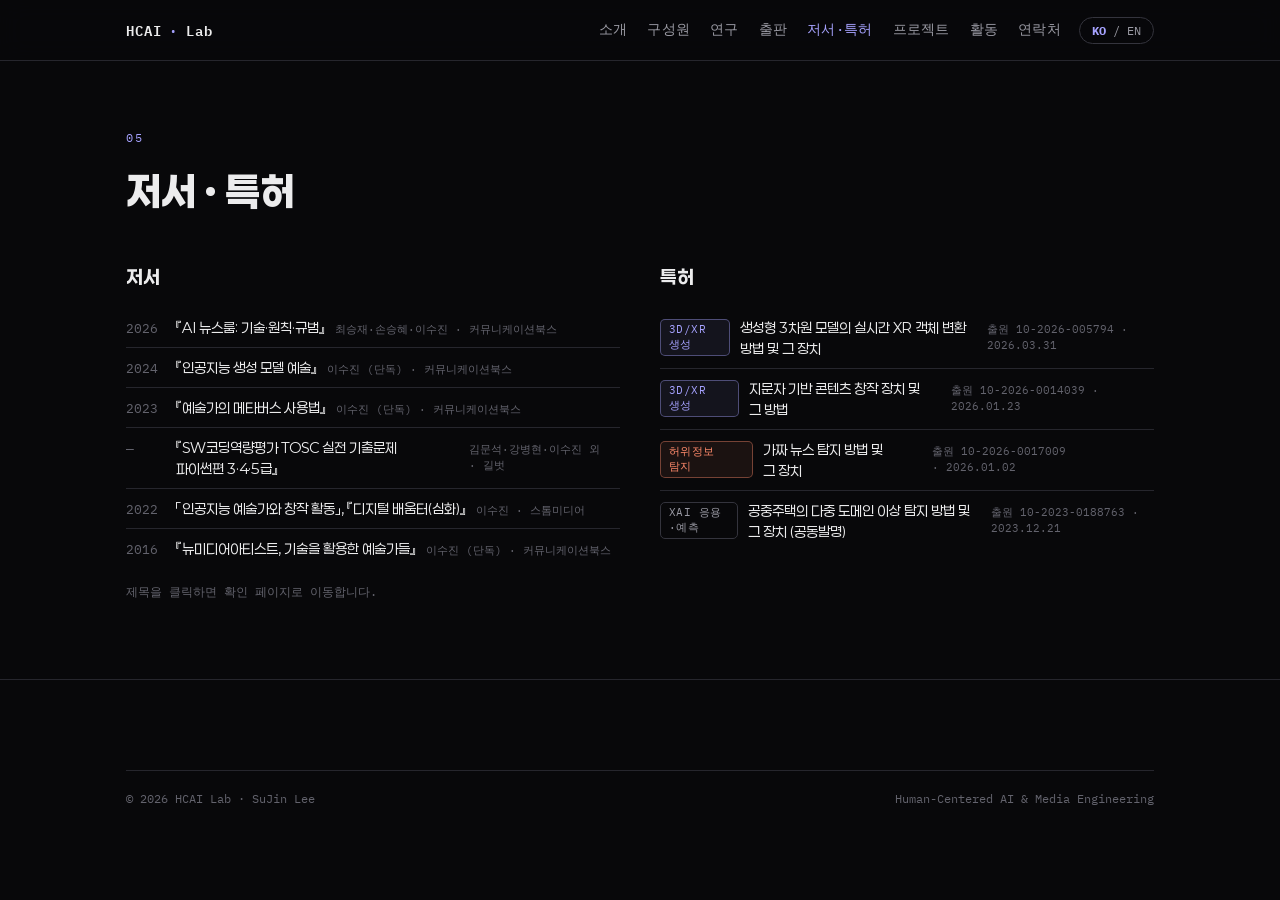
<file: work.html>
<!DOCTYPE html><html lang="ko"><head>
<meta charset="UTF-8"/><meta name="viewport" content="width=device-width, initial-scale=1.0"/>
<title>Work · HCAI Lab — Human-Centered AI &amp; Media Engineering | 이수진 SuJin Lee</title>
<link rel="stylesheet" href="style.css"><meta name="description" content="HCAI Lab — Human-Centered AI & Media Engineering, Prof. SuJin Lee. Building human-centered technology with vision and graphics."/>
<link rel="preconnect" href="https://fonts.googleapis.com"><link rel="preconnect" href="https://fonts.gstatic.com" crossorigin>
<link href="https://fonts.googleapis.com/css2?family=IBM+Plex+Mono:wght@400;500;600&family=IBM+Plex+Sans:wght@400;500;600;700&family=IBM+Plex+Sans+KR:wght@400;500;700&display=swap" rel="stylesheet">
</head><body>
<header class="nav"><div class="wrap nav-inner">
 <a class="brand" href="index.html" style="text-decoration:none;color:inherit">HCAI<span>·</span>Lab</a>
 <div class="nav-right"><nav class="links" id="menu">
  <a href="about.html" data-ko="소개" data-en="About"></a>
  <a href="people.html" data-ko="구성원" data-en="People"></a>
  <a href="research.html" data-ko="연구" data-en="Research"></a>
  <a href="publications.html" data-ko="출판" data-en="Publications"></a>
  <a href="work.html" data-ko="저서·특허" data-en="Books·Patents"></a>
  <a href="projects.html" data-ko="프로젝트" data-en="Projects"></a>
  <a href="activity.html" data-ko="활동" data-en="Activity"></a>
  <a href="contact.html" data-ko="연락처" data-en="Contact"></a>
 </nav>
 <button class="langbtn" id="lang" onclick="toggleLang()"><b>KO</b> / EN</button>
 <button class="menu-toggle" onclick="document.getElementById('menu').classList.toggle('open')">☰</button>
 </div></div></header>
<main style="padding-top:24px"><section id="work"><div class="wrap">
 <div class="sec-head"><span class="sec-num">05</span><h2 data-ko="저서 · 특허" data-en="Books · Patents"></h2></div>
 <div class="two">
  <div class="blk"><h3 data-ko="저서" data-en="Books"></h3><ul class="clean"><li><span class="by">2026</span><a class="pt2" href="https://www.google.com/search?q=%E3%80%8EAI%20%EB%89%B4%EC%8A%A4%EB%A3%B8%3A%20%EA%B8%B0%EC%88%A0%C2%B7%EC%9B%90%EC%B9%99%C2%B7%EA%B7%9C%EB%B2%94%E3%80%8F%20%EC%9D%B4%EC%88%98%EC%A7%84" target="_blank" rel="noopener">『AI 뉴스룸: 기술·원칙·규범』</a> <span class="stat">최승재·손승혜·이수진 · 커뮤니케이션북스</span></li><li><span class="by">2024</span><a class="pt2" href="https://www.google.com/search?q=%E3%80%8E%EC%9D%B8%EA%B3%B5%EC%A7%80%EB%8A%A5%20%EC%83%9D%EC%84%B1%20%EB%AA%A8%EB%8D%B8%20%EC%98%88%EC%88%A0%E3%80%8F%20%EC%9D%B4%EC%88%98%EC%A7%84" target="_blank" rel="noopener">『인공지능 생성 모델 예술』</a> <span class="stat">이수진 (단독) · 커뮤니케이션북스</span></li><li><span class="by">2023</span><a class="pt2" href="https://www.google.com/search?q=%E3%80%8E%EC%98%88%EC%88%A0%EA%B0%80%EC%9D%98%20%EB%A9%94%ED%83%80%EB%B2%84%EC%8A%A4%20%EC%82%AC%EC%9A%A9%EB%B2%95%E3%80%8F%20%EC%9D%B4%EC%88%98%EC%A7%84" target="_blank" rel="noopener">『예술가의 메타버스 사용법』</a> <span class="stat">이수진 (단독) · 커뮤니케이션북스</span></li><li><span class="by">—</span><a class="pt2" href="https://www.google.com/search?q=%E3%80%8ESW%EC%BD%94%EB%94%A9%EC%97%AD%EB%9F%89%ED%8F%89%EA%B0%80%20TOSC%20%EC%8B%A4%EC%A0%84%20%EA%B8%B0%EC%B6%9C%EB%AC%B8%EC%A0%9C%20%ED%8C%8C%EC%9D%B4%EC%8D%AC%ED%8E%B8%203%C2%B74%C2%B75%EA%B8%89%E3%80%8F%20%EC%9D%B4%EC%88%98%EC%A7%84" target="_blank" rel="noopener">『SW코딩역량평가 TOSC 실전 기출문제 파이썬편 3·4·5급』</a> <span class="stat">김문석·강병현·이수진 외 · 길벗</span></li><li><span class="by">2022</span><a class="pt2" href="https://www.google.com/search?q=%E3%80%8C%EC%9D%B8%EA%B3%B5%EC%A7%80%EB%8A%A5%20%EC%98%88%EC%88%A0%EA%B0%80%EC%99%80%20%EC%B0%BD%EC%9E%91%20%ED%99%9C%EB%8F%99%E3%80%8D%2C%20%E3%80%8E%EB%94%94%EC%A7%80%ED%84%B8%20%EB%B0%B0%EC%9B%80%ED%84%B0%28%EC%8B%AC%ED%99%94%29%E3%80%8F%20%EC%9D%B4%EC%88%98%EC%A7%84" target="_blank" rel="noopener">「인공지능 예술가와 창작 활동」, 『디지털 배움터(심화)』</a> <span class="stat">이수진 · 스톰미디어</span></li><li><span class="by">2016</span><a class="pt2" href="https://www.google.com/search?q=%E3%80%8E%EB%89%B4%EB%AF%B8%EB%94%94%EC%96%B4%EC%95%84%ED%8B%B0%EC%8A%A4%ED%8A%B8%2C%20%EA%B8%B0%EC%88%A0%EC%9D%84%20%ED%99%9C%EC%9A%A9%ED%95%9C%20%EC%98%88%EC%88%A0%EA%B0%80%EB%93%A4%E3%80%8F%20%EC%9D%B4%EC%88%98%EC%A7%84" target="_blank" rel="noopener">『뉴미디어아티스트, 기술을 활용한 예술가들』</a> <span class="stat">이수진 (단독) · 커뮤니케이션북스</span></li></ul></div>
  <div class="blk"><h3 data-ko="특허" data-en="Patents"></h3><ul class="clean"><li><span class="atag t-g3d" data-ko="3D/XR 생성" data-en="Generative 3D/XR"></span><a class="pt2" href="https://www.google.com/search?q=%EC%83%9D%EC%84%B1%ED%98%95%203%EC%B0%A8%EC%9B%90%20%EB%AA%A8%EB%8D%B8%EC%9D%98%20%EC%8B%A4%EC%8B%9C%EA%B0%84%20XR%20%EA%B0%9D%EC%B2%B4%20%EB%B3%80%ED%99%98%20%EB%B0%A9%EB%B2%95%20%EB%B0%8F%20%EA%B7%B8%20%EC%9E%A5%EC%B9%98%20%EC%9D%B4%EC%88%98%EC%A7%84%20%ED%8A%B9%ED%97%88" target="_blank" rel="noopener">생성형 3차원 모델의 실시간 XR 객체 변환 방법 및 그 장치</a> <span class="stat">출원 10-2026-005794 · 2026.03.31</span></li><li><span class="atag t-g3d" data-ko="3D/XR 생성" data-en="Generative 3D/XR"></span><a class="pt2" href="https://www.google.com/search?q=%EC%A7%80%EB%AC%B8%EC%9E%90%20%EA%B8%B0%EB%B0%98%20%EC%BD%98%ED%85%90%EC%B8%A0%20%EC%B0%BD%EC%9E%91%20%EC%9E%A5%EC%B9%98%20%EB%B0%8F%20%EA%B7%B8%20%EB%B0%A9%EB%B2%95%20%EC%9D%B4%EC%88%98%EC%A7%84%20%ED%8A%B9%ED%97%88" target="_blank" rel="noopener">지문자 기반 콘텐츠 창작 장치 및 그 방법</a> <span class="stat">출원 10-2026-0014039 · 2026.01.23</span></li><li><span class="atag t-disinfo" data-ko="허위정보 탐지" data-en="Disinformation"></span><a class="pt2" href="https://www.google.com/search?q=%EA%B0%80%EC%A7%9C%20%EB%89%B4%EC%8A%A4%20%ED%83%90%EC%A7%80%20%EB%B0%A9%EB%B2%95%20%EB%B0%8F%20%EA%B7%B8%20%EC%9E%A5%EC%B9%98%20%EC%9D%B4%EC%88%98%EC%A7%84%20%ED%8A%B9%ED%97%88" target="_blank" rel="noopener">가짜 뉴스 탐지 방법 및 그 장치</a> <span class="stat">출원 10-2026-0017009 · 2026.01.02</span></li><li><span class="atag t-data" data-ko="XAI 응용·예측" data-en="XAI Apps·Forecasting"></span><a class="pt2" href="https://www.google.com/search?q=%EA%B3%B5%EC%A4%91%EC%A3%BC%ED%83%9D%EC%9D%98%20%EB%8B%A4%EC%A4%91%20%EB%8F%84%EB%A9%94%EC%9D%B8%20%EC%9D%B4%EC%83%81%20%ED%83%90%EC%A7%80%20%EB%B0%A9%EB%B2%95%20%EB%B0%8F%20%EA%B7%B8%20%EC%9E%A5%EC%B9%98%20%28%EA%B3%B5%EB%8F%99%EB%B0%9C%EB%AA%85%29%20%EC%9D%B4%EC%88%98%EC%A7%84%20%ED%8A%B9%ED%97%88" target="_blank" rel="noopener">공중주택의 다중 도메인 이상 탐지 방법 및 그 장치 (공동발명)</a> <span class="stat">출원 10-2023-0188763 · 2023.12.21</span></li></ul></div>
 </div>
 <p class="linkhint" style="margin-top:14px;" data-ko="제목을 클릭하면 확인 페이지로 이동합니다." data-en="Click a title to open a verification page."></p>
</div></section></main>
<footer><div class="wrap"><div class="foot-note"><span>© <span id="yr"></span> HCAI Lab · SuJin Lee</span><span>Human-Centered AI &amp; Media Engineering</span></div></div></footer>
<script src="script.js"></script></body></html>
</file>
